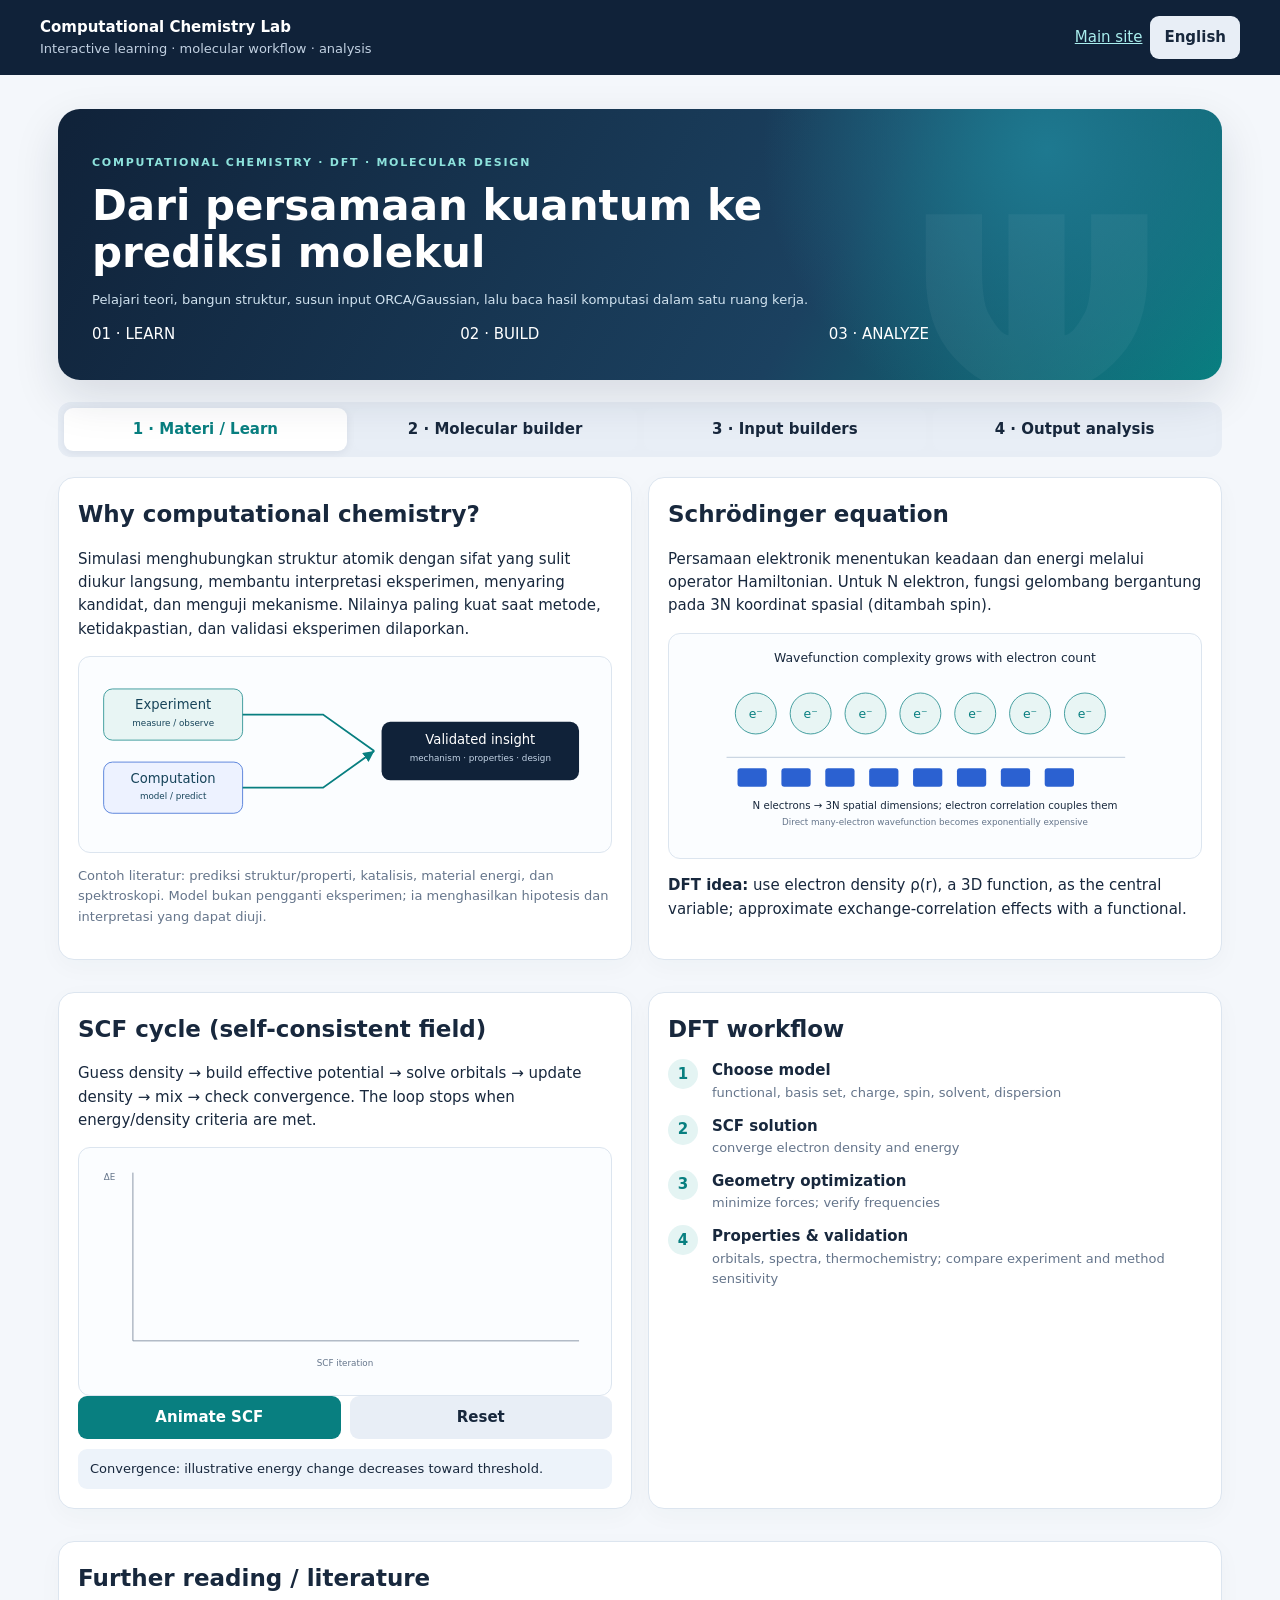
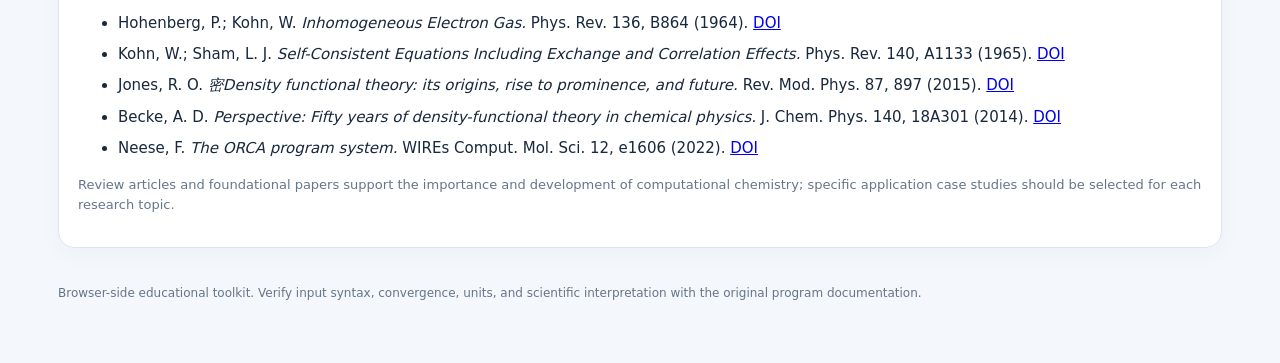
<file: public/cc-lab/index.html>
<!doctype html>
<html lang="id"><head><meta charset="utf-8"><meta name="viewport" content="width=device-width,initial-scale=1"><title>Computational Chemistry Lab</title>
<style>
:root{--bg:#f4f7fb;--card:#fff;--ink:#18283d;--muted:#65758b;--line:#dce5ef;--teal:#087f80;--blue:#2b61d1;--soft:#e8f5f4}
*{box-sizing:border-box}body{margin:0;background:var(--bg);color:var(--ink);font:15px/1.55 system-ui,-apple-system,Segoe UI,sans-serif}header{background:#102239;color:white;padding:16px max(20px,calc((100% - 1200px)/2));display:flex;justify-content:space-between;align-items:center;gap:14px;flex-wrap:wrap}header a{color:#a9eeee}main{max-width:1200px;margin:auto;padding:24px 18px 60px}h1{font-size:clamp(28px,4vw,42px);line-height:1.12;margin:8px 0}h2{font-size:23px;margin:0 0 8px}h3{font-size:17px;margin:0 0 8px}.muted{color:var(--muted);font-size:13px}.nav{display:flex;gap:7px;flex-wrap:wrap;background:#e7edf5;padding:6px;border-radius:13px;margin:20px 0}.nav button{flex:1;min-width:130px}.nav button.active{background:white;color:var(--teal);box-shadow:0 2px 8px #10223912}.panel[hidden]{display:none}.grid{display:grid;grid-template-columns:1fr 1fr;gap:16px}.card{background:var(--card);border:1px solid var(--line);border-radius:16px;padding:19px;margin-bottom:16px;min-width:0}.wide{grid-column:1/-1}.row{display:flex;gap:9px;align-items:center;flex-wrap:wrap}.row>*{flex:1}button,input,select,textarea{font:inherit}button{border:0;border-radius:9px;background:#e8eef6;padding:10px 14px;font-weight:700;cursor:pointer;color:var(--ink)}button.primary{background:var(--teal);color:white}button:disabled{opacity:.45}label{display:block;font-weight:700;font-size:13px;margin:10px 0 5px}input,select,textarea{width:100%;padding:10px;border:1px solid var(--line);border-radius:9px;background:white;color:var(--ink)}textarea{min-height:100px;font-family:ui-monospace,monospace}.status{padding:10px 12px;border-radius:9px;background:#edf3fa;font-size:13px;margin-top:10px;overflow-wrap:anywhere}.status.good{background:var(--soft);color:#075e60}.visual{background:#fbfdff;border:1px solid var(--line);border-radius:12px;padding:10px;min-height:180px;overflow:auto}.visual svg{width:100%;height:auto;max-height:340px}.tabs2{display:flex;gap:8px;flex-wrap:wrap;margin:12px 0}.tabs2 button{font-size:13px}.metrics{display:grid;grid-template-columns:repeat(3,1fr);gap:8px}.metric{border:1px solid var(--line);border-radius:10px;padding:10px}.metric b{display:block;font-size:18px}.metric small{color:var(--muted)}table{border-collapse:collapse;width:100%;font-size:12px}th,td{padding:8px;border-bottom:1px solid var(--line);text-align:left;white-space:nowrap}th{background:#f0f5fa;position:sticky;top:0}.scroll{overflow:auto;max-height:360px}.refs li{margin:8px 0}.step{display:grid;grid-template-columns:34px 1fr;gap:10px;margin:12px 0}.num{width:30px;height:30px;border-radius:50%;background:#e4f4f3;color:#087f80;display:grid;place-items:center;font-weight:800}.lang{display:flex;gap:8px;align-items:center}.footer{font-size:12px;color:var(--muted);margin-top:20px}@media(max-width:760px){.grid{grid-template-columns:1fr}.wide{grid-column:auto}.metrics{grid-template-columns:repeat(2,1fr)}header{align-items:flex-start}}
.hero{position:relative;overflow:hidden;border-radius:22px;padding:34px;margin:10px 0 22px;background:radial-gradient(circle at 85% 15%,#1e7990 0,transparent 28%),linear-gradient(120deg,#102239,#1b4160 65%,#087f80);color:#fff;box-shadow:0 18px 45px #10223920}.hero .muted{color:#d0e2ef}.hero h1{max-width:800px}.hero .eyebrow{letter-spacing:.16em;color:#8de2dc;font-weight:800;font-size:11px}.hero:after{content:'Ψ';position:absolute;right:5%;bottom:-100px;font-size:300px;line-height:1;color:#ffffff0b;font-weight:900;pointer-events:none}.card{box-shadow:0 7px 24px #18324d08;transition:box-shadow .18s}.card:hover{box-shadow:0 12px 30px #18324d12}@media(max-width:760px){.hero{padding:24px}.hero:after{font-size:180px;right:-20px}}
</style></head><body>
<header><div><b>Computational Chemistry Lab</b><div class="muted" style="color:#c2d1e2">Interactive learning · molecular workflow · analysis</div></div><div class="lang"><a href="../index.html">Main site</a><button id="lang">English</button></div></header>
<main><section class="hero"><p class="eyebrow">COMPUTATIONAL CHEMISTRY · DFT · MOLECULAR DESIGN</p><h1 data-id="Dari persamaan kuantum ke prediksi molekul" data-en="From quantum equations to molecular predictions">Dari persamaan kuantum ke prediksi molekul</h1><p class="muted" data-id="Pelajari teori, bangun struktur, susun input ORCA/Gaussian, lalu baca hasil komputasi dalam satu ruang kerja." data-en="Learn theory, build structures, prepare ORCA/Gaussian inputs, and inspect computational results in one workspace.">Pelajari teori, bangun struktur, susun input ORCA/Gaussian, lalu baca hasil komputasi dalam satu ruang kerja.</p><div class="row"><span>01 · LEARN</span><span>02 · BUILD</span><span>03 · ANALYZE</span></div></section>
<nav class="nav"><button class="active" data-panel="learn">1 · Materi / Learn</button><button data-panel="build">2 · Molecular builder</button><button data-panel="inputs">3 · Input builders</button><button data-panel="analyze">4 · Output analysis</button></nav>
<section class="panel" id="learn">
<div class="grid">
<article class="card"><h2>Why computational chemistry?</h2><p>Simulasi menghubungkan struktur atomik dengan sifat yang sulit diukur langsung, membantu interpretasi eksperimen, menyaring kandidat, dan menguji mekanisme. Nilainya paling kuat saat metode, ketidakpastian, dan validasi eksperimen dilaporkan.</p><div class="visual"><svg viewBox="0 0 700 230" role="img" aria-label="Experiment and computation converge"><defs><marker id="arr" markerWidth="8" markerHeight="8" refX="6" refY="3" orient="auto"><path d="M0 0L6 3L0 6" fill="#087f80"/></marker></defs><rect x="20" y="30" width="190" height="70" rx="12" fill="#e8f5f4" stroke="#087f80"/><text x="115" y="58" text-anchor="middle" font-size="18" fill="#17445a">Experiment</text><text x="115" y="80" text-anchor="middle" font-size="12" fill="#17445a">measure / observe</text><rect x="20" y="130" width="190" height="70" rx="12" fill="#edf2ff" stroke="#2b61d1"/><text x="115" y="158" text-anchor="middle" font-size="18" fill="#17445a">Computation</text><text x="115" y="180" text-anchor="middle" font-size="12" fill="#17445a">model / predict</text><path d="M210 65H320L390 115M210 165H320L390 115" fill="none" stroke="#087f80" stroke-width="2.5" marker-end="url(#arr)"/><rect x="400" y="75" width="270" height="80" rx="12" fill="#102239"/><text x="535" y="105" text-anchor="middle" font-size="18" fill="white">Validated insight</text><text x="535" y="128" text-anchor="middle" font-size="12" fill="#c5d5e7">mechanism · properties · design</text></svg></div><p class="muted">Contoh literatur: prediksi struktur/properti, katalisis, material energi, dan spektroskopi. Model bukan pengganti eksperimen; ia menghasilkan hipotesis dan interpretasi yang dapat diuji.</p></article>
<article class="card"><h2>Schrödinger equation</h2><p>Persamaan elektronik menentukan keadaan dan energi melalui operator Hamiltonian. Untuk N elektron, fungsi gelombang bergantung pada 3N koordinat spasial (ditambah spin).</p><div class="visual"><svg viewBox="0 0 700 270"><text x="350" y="25" text-anchor="middle" font-size="17" fill="#18283d">Wavefunction complexity grows with electron count</text><g fill="#e8f5f4" stroke="#087f80"><circle cx="105" cy="95" r="28"/><circle cx="180" cy="95" r="28"/><circle cx="255" cy="95" r="28"/><circle cx="330" cy="95" r="28"/><circle cx="405" cy="95" r="28"/><circle cx="480" cy="95" r="28"/><circle cx="555" cy="95" r="28"/></g><g fill="#087f80" font-size="17" text-anchor="middle"><text x="105" y="101">e⁻</text><text x="180" y="101">e⁻</text><text x="255" y="101">e⁻</text><text x="330" y="101">e⁻</text><text x="405" y="101">e⁻</text><text x="480" y="101">e⁻</text><text x="555" y="101">e⁻</text></g><path d="M65 155H610" stroke="#cbd6e3" stroke-width="2"/><g fill="#2b61d1"><rect x="80" y="170" width="40" height="25" rx="4"/><rect x="140" y="170" width="40" height="25" rx="4"/><rect x="200" y="170" width="40" height="25" rx="4"/><rect x="260" y="170" width="40" height="25" rx="4"/><rect x="320" y="170" width="40" height="25" rx="4"/><rect x="380" y="170" width="40" height="25" rx="4"/><rect x="440" y="170" width="40" height="25" rx="4"/><rect x="500" y="170" width="40" height="25" rx="4"/></g><text x="350" y="225" text-anchor="middle" font-size="14" fill="#18283d">N electrons → 3N spatial dimensions; electron correlation couples them</text><text x="350" y="248" text-anchor="middle" font-size="12" fill="#65758b">Direct many-electron wavefunction becomes exponentially expensive</text></svg></div><p><b>DFT idea:</b> use electron density ρ(r), a 3D function, as the central variable; approximate exchange-correlation effects with a functional.</p></article>
<article class="card"><h2>SCF cycle (self-consistent field)</h2><p>Guess density → build effective potential → solve orbitals → update density → mix → check convergence. The loop stops when energy/density criteria are met.</p><div class="visual"><svg id="scf" viewBox="0 0 700 300" aria-label="SCF convergence graph"><path d="M60 20V250H670" fill="none" stroke="#65758b"/><text x="20" y="30" font-size="12" fill="#65758b">ΔE</text><text x="350" y="285" text-anchor="middle" font-size="12" fill="#65758b">SCF iteration</text><path id="scfline" d="" fill="none" stroke="#087f80" stroke-width="3"/><g id="scfpoints"></g></svg></div><div class="row"><button id="scfRun" class="primary">Animate SCF</button><button id="scfReset">Reset</button></div><div id="scfText" class="status">Convergence: illustrative energy change decreases toward threshold.</div></article>
<article class="card"><h2>DFT workflow</h2><div class="step"><span class="num">1</span><div><b>Choose model</b><div class="muted">functional, basis set, charge, spin, solvent, dispersion</div></div></div><div class="step"><span class="num">2</span><div><b>SCF solution</b><div class="muted">converge electron density and energy</div></div></div><div class="step"><span class="num">3</span><div><b>Geometry optimization</b><div class="muted">minimize forces; verify frequencies</div></div></div><div class="step"><span class="num">4</span><div><b>Properties & validation</b><div class="muted">orbitals, spectra, thermochemistry; compare experiment and method sensitivity</div></div></div></article>
<article class="card wide"><h2>Further reading / literature</h2><ul class="refs"><li>Hohenberg, P.; Kohn, W. <i>Inhomogeneous Electron Gas.</i> Phys. Rev. 136, B864 (1964). <a href="https://doi.org/10.1103/PhysRev.136.B864" target="_blank">DOI</a></li><li>Kohn, W.; Sham, L. J. <i>Self-Consistent Equations Including Exchange and Correlation Effects.</i> Phys. Rev. 140, A1133 (1965). <a href="https://doi.org/10.1103/PhysRev.140.A1133" target="_blank">DOI</a></li><li>Jones, R. O. <i>密Density functional theory: its origins, rise to prominence, and future.</i> Rev. Mod. Phys. 87, 897 (2015). <a href="https://doi.org/10.1103/RevModPhys.87.897" target="_blank">DOI</a></li><li>Becke, A. D. <i>Perspective: Fifty years of density-functional theory in chemical physics.</i> J. Chem. Phys. 140, 18A301 (2014). <a href="https://doi.org/10.1063/1.4869598" target="_blank">DOI</a></li><li>Neese, F. <i>The ORCA program system.</i> WIREs Comput. Mol. Sci. 12, e1606 (2022). <a href="https://doi.org/10.1002/wcms.1606" target="_blank">DOI</a></li></ul><p class="muted">Review articles and foundational papers support the importance and development of computational chemistry; specific application case studies should be selected for each research topic.</p></article>
</div></section>
<section class="panel" id="build" hidden><div class="card"><h2>Molecular builder</h2><p>Gunakan molecular workbench yang telah ada untuk SMILES, 2D/3D, dan pre-optimization. Setelah struktur siap, kembali ke tab Input builders untuk membuat input.</p><div class="row"><a href="../rdkit-workbench.html" target="_blank"><button class="primary">Open RDKit Molecular Workbench ↗</button></a><a href="../molecular-builder.html" target="_blank"><button>Open Visual Builder ↗</button></a></div><p class="status">Alur: buat/optimasi struktur → unduh XYZ → unggah XYZ di tab Input builders. Integrasi transfer koordinat lintas halaman belum otomatis.</p></div></section>
<section class="panel" id="inputs" hidden><div class="grid"><article class="card"><h2>Coordinates</h2><label>XYZ file / paste XYZ</label><input type="file" id="xyzfile" accept=".xyz,.sdf,.mol"><textarea id="xyz" placeholder="24&#10;Molecule&#10;C 0.0 0.0 0.0"></textarea><div class="row"><label>Charge<input id="charge" type="number" value="0"></label><label>Multiplicity<input id="mult" type="number" value="1"></label></div></article><article class="card"><h2>ORCA input</h2><div class="row"><label>Method<input id="omethod" value="B3LYP"></label><label>Basis<input id="obasis" value="def2-TZVP"></label></div><div class="row"><label>Task<select id="otask"><option>Opt Freq</option><option>Opt</option><option>SP</option><option>Freq</option><option>TDDFT</option></select></label><label>Solvent<select id="osolv"><option value="">None</option><option>Water</option><option>Acetonitrile</option><option>Ethanol</option><option>DMSO</option><option>Toluene</option></select></label></div><label>Extra keywords</label><input id="oextra" placeholder="TightSCF D4 RIJCOSX"><button class="primary" id="makeorca">Generate ORCA input</button><textarea id="orcaout" spellcheck="false"></textarea><button id="saveorca">Download .inp</button></article><article class="card"><h2>Gaussian input</h2><div class="row"><label>Method / basis<input id="gmethod" value="B3LYP/6-31G(d)"></label><label>Task<select id="gtask"><option>Opt Freq</option><option>Opt</option><option>SP</option><option>Freq</option><option>TD(NStates=20)</option></select></label></div><label>Route additions</label><input id="gextra" placeholder="SCRF=(Solvent=Water) EmpiricalDispersion=GD3BJ"><label>Title</label><input id="gtitle" value="Generated by Computational Chemistry Lab"><button class="primary" id="makegauss">Generate Gaussian input</button><textarea id="gaussout" spellcheck="false"></textarea><button id="savegauss">Download .gjf</button></article><article class="card"><h2>Workflow notes</h2><ul><li>Check charge and multiplicity.</li><li>Choose method/basis appropriate to the system.</li><li>Solvent and dispersion are optional; confirm syntax for your software version.</li><li>Review generated input before submitting to workstation/HPC.</li></ul></article></div></section>
<section class="panel" id="analyze" hidden><div class="card"><h2>Output analysis</h2><p>Upload ORCA .out/.log or Gaussian .log/.out. Parsing is local in this browser; unsupported or absent properties are reported as unavailable rather than fabricated.</p><input type="file" id="outfiles" multiple accept=".out,.log,.txt,.molden,.molden.input,.cube,.fchk,.fch"><div class="status" id="parseStatus">Awaiting output file.</div></div><div class="grid" id="results" hidden><article class="card"><h2>Job summary</h2><div class="metrics" id="summary"></div></article><article class="card"><h2>Frequency check</h2><div id="freq"></div><div class="visual" id="freqplot"></div></article><article class="card"><h2>Optimized geometry</h2><div class="scroll" id="geom"></div><p class="muted">Coordinates parsed from final orientation. 3D rendering requires supported coordinate viewer; this report displays geometry table.</p></article><article class="card"><h2>HOMO / LUMO & gap</h2><div class="visual" id="levels"></div><div class="status">Orbital isosurfaces require Molden, cube, or formatted checkpoint data with grid values. Orbital energies may be read from output when present.</div></article><article class="card"><h2>Electrochemical descriptors</h2><div class="scroll" id="electro"></div><p class="muted">IP/EA require ΔSCF charged-state energies or validated orbital approximation. Not inferred if absent.</p></article><article class="card"><h2>TD-DFT absorption</h2><div class="visual" id="spectrum"></div><div class="scroll" id="transitions"></div></article><article class="card wide"><h2>Parsed data</h2><pre id="raw" style="white-space:pre-wrap;overflow-wrap:anywhere;font-size:12px"></pre></article></div></section>
<div class="footer">Browser-side educational toolkit. Verify input syntax, convergence, units, and scientific interpretation with the original program documentation.</div></main>
<script>
const $=id=>document.getElementById(id);let lang='id',xyzText='',currentFile='';
document.querySelectorAll('.nav button').forEach(b=>b.onclick=()=>{document.querySelectorAll('.nav button').forEach(x=>x.classList.toggle('active',x===b));document.querySelectorAll('.panel').forEach(p=>p.hidden=p.id!==b.dataset.panel)});
$('lang').onclick=()=>{lang=lang==='id'?'en':'id';$('lang').textContent=lang==='id'?'English':'Bahasa Indonesia';document.documentElement.lang=lang;document.querySelectorAll('[data-id]').forEach(e=>e.textContent=e.dataset[lang])};
$('xyzfile').onchange=async e=>{let f=e.target.files[0];if(!f)return;let t=await f.text();$('xyz').value=t;xyzText=t};
$('makeorca').onclick=()=>{let coords=$('xyz').value.trim();let task=$('otask').value;let keywords=task==='TDDFT'?'! '+$('omethod').value+' '+$('obasis').value+' TightSCF\n%tddft nroots 20 end': '! '+$('omethod').value+' '+$('obasis').value+' '+(task==='Opt Freq'?'Opt Freq':task)+' TightSCF';if($('oextra').value.trim())keywords+=' '+$('oextra').value.trim();if($('osolv').value)keywords+='\n%cpcm\n smd true\n SMDsolvent "'+$('osolv').value+'"\nend';$('orcaout').value=keywords+'\n%pal nprocs 8 end\n%maxcore 2000\n* xyz '+$('charge').value+' '+$('mult').value+'\n'+coords+'\n*\n'};
$('makegauss').onclick=()=>{$('gaussout').value='%chk=job.chk\n%mem=8GB\n%nprocshared=8\n#p '+$('gmethod').value+' '+$('gtask').value+' '+$('gextra').value+'\n\n'+$('gtitle').value+'\n\n'+$('charge').value+' '+$('mult').value+'\n'+$('xyz').value.trim()+'\n\n'};
function download(id,name,ext){let t=$(id).value;if(!t.trim()){alert('Generate content first');return}let a=document.createElement('a');a.href=URL.createObjectURL(new Blob([t],{type:'text/plain'}));a.download=name+ext;a.click();URL.revokeObjectURL(a.href)}
$('saveorca').onclick=()=>download('orcaout','job','.inp');$('savegauss').onclick=()=>download('gaussout','job','.gjf');
$('outfiles').onchange=async e=>{let files=[...e.target.files];if(!files.length)return;let parsed={};for(let f of files){let t=await f.text();let ext=f.name.toLowerCase();if(ext.includes('molden')||ext.endsWith('.cube')||ext.endsWith('.fchk')){parsed[f.name]='File received ('+f.size+' bytes). Grid/orbital rendering is not yet implemented in this browser module.';continue}parsed[f.name]=parseOutput(t,ext)}renderResults(parsed)};
function parseOutput(t,ext){let res={file:ext,program:/ORCA/i.test(t)?'ORCA':/Gaussian/i.test(t)?'Gaussian':'Unknown',normal:/ORCA TERMINATED NORMALLY|Normal termination of Gaussian/i.test(t),energies:[...t.matchAll(/(?:FINAL SINGLE POINT ENERGY|SCF Done:\s+E\([^)]*\))\s*[:=]?\s*(-?\d+\.\d+)/g)].map(m=>+m[1]),freq:[...t.matchAll(/(?:Frequency:\s*|\s)(-?\d+\.\d+)\s+(-?\d+\.\d+)\s+(-?\d+\.\d+)/g)].map(m=>[+m[1],+m[2],+m[3]]).flat(),homo:null,lumo:null,trans:[],geometry:[]};let occ=[...t.matchAll(/(?:HOMO|Highest occupied molecular orbital)[^\n]*?(-?\d+\.\d+)\s*(?:eV|Eh)?/ig)];if(occ.length)res.homo=+occ.at(-1)[1];let un=[...t.matchAll(/(?:LUMO|Lowest unoccupied molecular orbital)[^\n]*?(-?\d+\.\d+)\s*(?:eV|Eh)?/ig)];if(un.length)res.lumo=+un.at(-1)[1];res.trans=[...t.matchAll(/(?: ರಾಜ್ಯ|STATE\s+\d+|Excited State\s+\d+:).*?(\d+\.\d+)\s*eV.*?(?:f=|oscillator strength\s*)\s*(\d+\.\d+)/gi)].map(m=>({ev:+m[1],f:+m[2]}));let lines=t.split(/\r?\n/);let idx=-1;for(let i=0;i<lines.length;i++)if(/CARTESIAN COORDINATES \(ANGSTROEM\)|Standard orientation:|Input orientation:/.test(lines[i]))idx=i;if(idx>=0){let rows=[];if(/orientation:/.test(lines[idx])){let dash=0;for(let j=idx+1;j<lines.length;j++){if(lines[j].includes('-----')){dash++;if(dash===3){for(let k=j+1;k<lines.length&&!lines[k].includes('-----');k++){let a=lines[k].trim().split(/\s+/);if(a.length>=6&&/^\d+$/.test(a[0]))rows.push({atom:a[1],x:+a[3],y:+a[4],z:+a[5]})}break}}}else{for(let j=idx+1;j<lines.length&&j<idx+100;j++){let a=lines[j].trim().split(/\s+/);if(a.length>=4&&/^[A-Z][a-z]?$/.test(a[0]))rows.push({atom:a[0],x:+a[1],y:+a[2],z:+a[3]})}}res.geometry=rows}return res}
function renderResults(data){$('results').hidden=false;$('parseStatus').textContent='Parsed '+Object.keys(data).length+' file(s). Check each section for available data.';$('summary').innerHTML=Object.entries(data).map(([n,r])=>'<div class="metric"><small>'+n+'</small><b>'+r.program+'</b><small>'+(r.normal?'Normal termination':'Termination not confirmed')+'</small></div>').join('');let all=Object.values(data).flatMap(r=>r.freq||[]);$('freq').textContent=all.length?(all.filter(x=>x<0).length+' imaginary frequency value(s) detected; '+all.length+' values parsed. Verify complete frequency list.'):'Frequency data not detected.';$('freqplot').innerHTML=all.length?'<svg viewBox="0 0 600 160"><path d="M20 80H580" stroke="#9aa9bb"/>'+all.map((v,i)=>'<circle cx="'+(30+i*540/Math.max(1,all.length-1))+'" cy="'+(80-Math.max(-60,Math.min(60,v/10)) )+'" r="4" fill="'+(v<0?'#d45b52':'#087f80')+'"/>').join('')+'</svg>':'—';let geom=Object.values(data).find(r=>r.geometry?.length)?.geometry||[];$('geom').innerHTML=geom.length?'<table><tr><th>Atom</th><th>x Å</th><th>y Å</th><th>z Å</th></tr>'+geom.map(a=>'<tr><td>'+a.atom+'</td><td>'+a.x.toFixed(5)+'</td><td>'+a.y.toFixed(5)+'</td><td>'+a.z.toFixed(5)+'</td></tr>').join('')+'</table>':'Geometry not detected.';let orb=Object.values(data).find(r=>r.homo!==null||r.lumo!==null)||{};$('levels').innerHTML=orb.homo!==null||orb.lumo!==null?'<svg viewBox="0 0 500 180"><path d="M30 150H470" stroke="#9aa9bb"/><line x1="100" y1="110" x2="400" y2="110" stroke="#2b61d1" stroke-width="6"/><line x1="100" y1="45" x2="400" y2="45" stroke="#087f80" stroke-width="6"/><text x="250" y="100" text-anchor="middle" font-size="14">HOMO '+orb.homo+'</text><text x="250" y="35" text-anchor="middle" font-size="14">LUMO '+orb.lumo+'</text><text x="250" y="170" text-anchor="middle" font-size="14">Gap: '+(orb.homo!==null&&orb.lumo!==null?(orb.lumo-orb.homo).toFixed(3)+' (reported units)':'—')+'</text></svg>':'Orbital energies not detected.';$('electro').innerHTML='<table><tr><th>Parameter</th><th>Value</th><th>Method</th></tr><tr><td>IP</td><td>—</td><td>Requires E(N−1)−E(N)</td></tr><tr><td>EA</td><td>—</td><td>Requires E(N)−E(N+1)</td></tr><tr><td>Hardness</td><td>—</td><td>(IP−EA)/2</td></tr><tr><td>Electrophilicity</td><td>—</td><td>Requires μ and η</td></tr></table>';$('transitions').innerHTML=Object.values(data).some(r=>r.trans?.length)?'<table><tr><th>Excitation eV</th><th>Oscillator strength</th></tr>'+Object.values(data).flatMap(r=>r.trans).map(x=>'<tr><td>'+x.ev+'</td><td>'+x.f+'</td></tr>').join('')+'</table>':'TD-DFT transitions not detected.';let tr=Object.values(data).flatMap(r=>r.trans||[]);$('spectrum').innerHTML=tr.length?'<svg viewBox="0 0 600 200"><path d="M30 170H580M30 20V170" stroke="#9aa9bb"/>'+tr.map(x=>{let nm=1240/x.ev;return '<line x1="'+(30+(nm-200)*1.2)+'" y1="170" x2="'+(30+(nm-200)*1.2)+'" y2="'+(170-x.f*1000)+'" stroke="#087f80" stroke-width="3"/>'}).join('')+'<text x="300" y="195" text-anchor="middle" font-size="12">Wavelength (nm, approximate)</text></svg>':'No parsed spectrum.';$('raw').textContent=JSON.stringify(data,null,2)}
// SCF illustrative convergence graph
function drawSCF(n=0){let vals=Array.from({length:18},(_,i)=>Math.exp(-i*.42)*(1+.16*Math.sin(i*1.7)));let path=vals.map((v,i)=>(i?'L':'M')+(60+i*35)+','+(235-v*190)).join(' ');$('scfline').setAttribute('d',path);$('scfpoints').innerHTML=vals.map((v,i)=>'<circle cx="'+(60+i*35)+'" cy="'+(235-v*190)+'" r="4" fill="#087f80"/>').join('');$('scfText').textContent=n?'Illustrative SCF iteration '+n+': density and energy change approach convergence.':'Convergence: illustrative energy change decreases toward threshold.'}drawSCF();$('scfRun').onclick=()=>{drawSCF(1);$('scfText').textContent='SCF loop: guess density → solve KS equations → update density → mix → test convergence (illustrative).'};$('scfReset').onclick=()=>drawSCF();
</script></body></html>
</file>
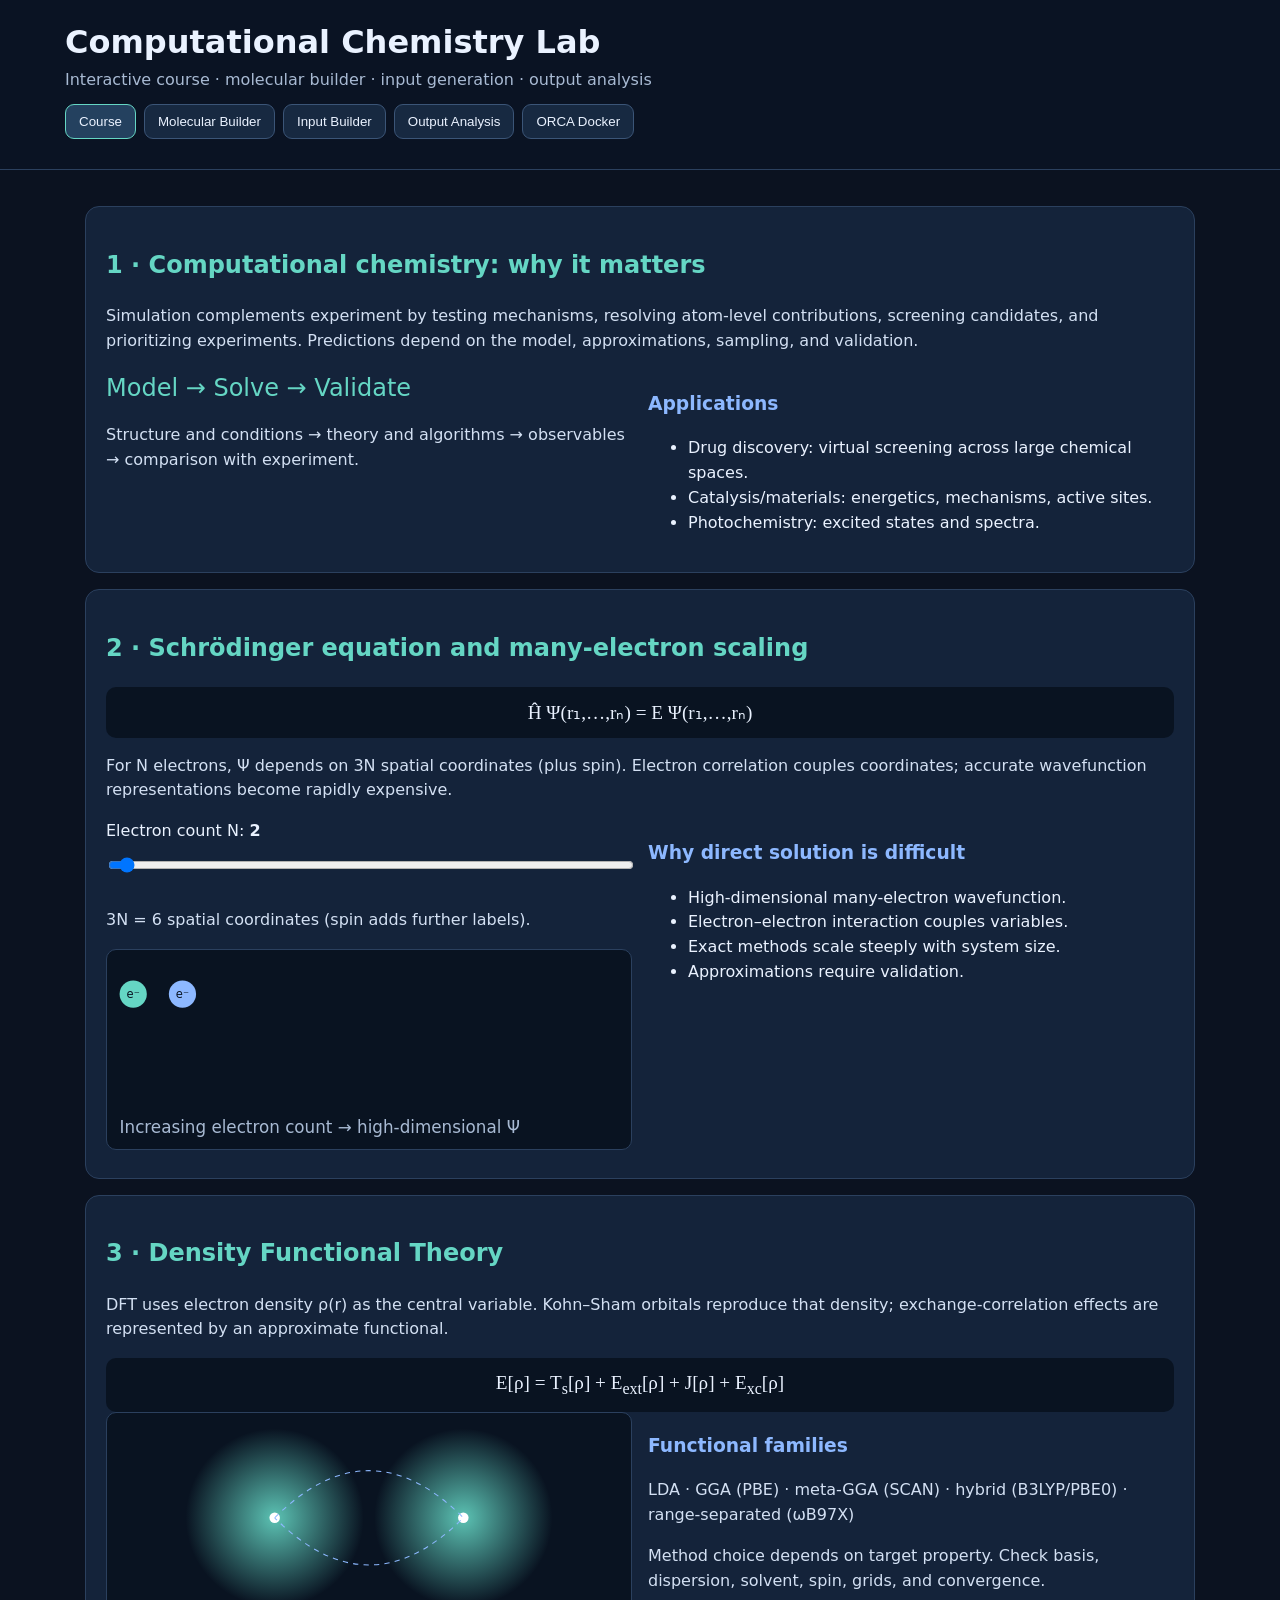
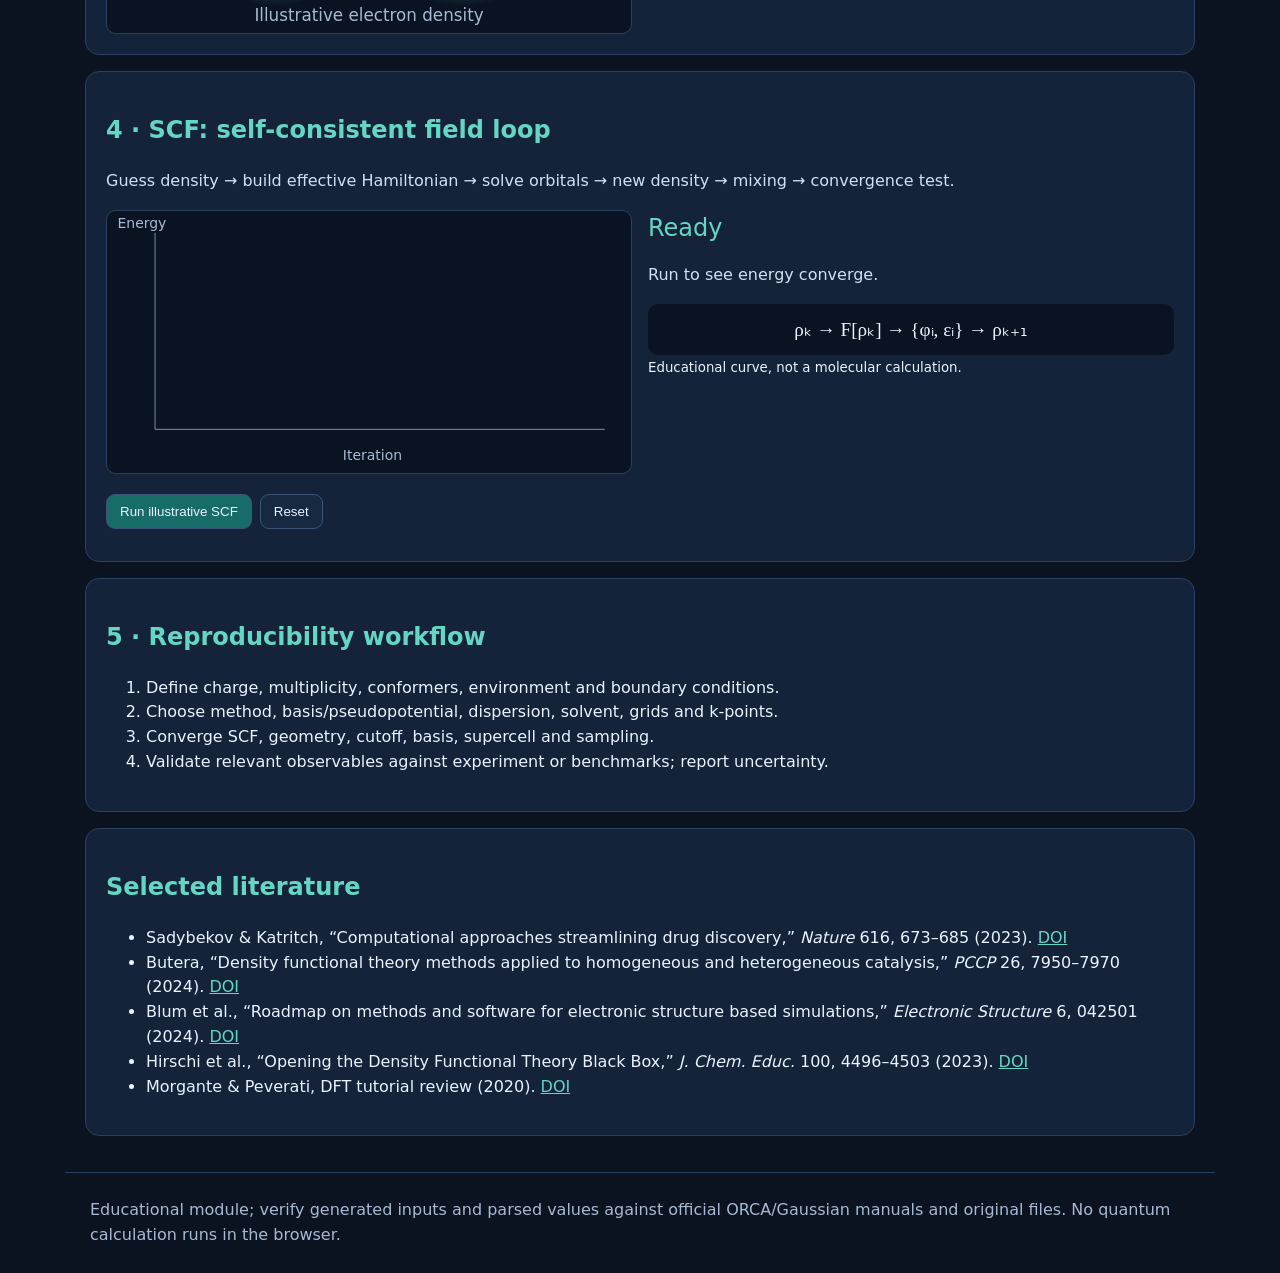
<file: public/computational-chemistry-lab.html>
<!doctype html><html lang="id"><meta charset="utf-8"><meta name="viewport" content="width=device-width,initial-scale=1"><title>Computational Chemistry Lab</title>
<style>
:root{--bg:#0b1220;--p:#14233a;--ink:#eaf2ff;--mut:#a8bad3;--a:#65d6c4;--b:#8db8ff;--line:#2b405e}*{box-sizing:border-box}body{margin:0;background:var(--bg);color:var(--ink);font:16px/1.55 system-ui}header{position:sticky;top:0;background:#0b1424ee;padding:18px;border-bottom:1px solid var(--line);z-index:2}header>div,main{max-width:1150px;margin:auto}h1{margin:0}h2{color:var(--a)}h3{color:var(--b)}p{color:#d3e0f3}nav,.actions{display:flex;gap:8px;flex-wrap:wrap;margin:12px 0}button,.tab{background:#172941;color:var(--ink);border:1px solid #3b5577;border-radius:9px;padding:9px 13px;cursor:pointer}button:hover,.active{background:#24415f;border-color:var(--a)}.primary{background:#176b69}.page{padding:20px}.hidden{display:none!important}.panel{background:var(--p);border:1px solid var(--line);border-radius:14px;padding:20px;margin:16px 0}.grid{display:grid;grid-template-columns:repeat(auto-fit,minmax(260px,1fr));gap:16px}.field{display:grid;gap:5px;margin:10px 0}.field label{color:var(--mut)}input,select,textarea{width:100%;padding:10px;background:#091321;color:var(--ink);border:1px solid #38516f;border-radius:8px}textarea{min-height:115px;font-family:monospace}.chart,.molecule{width:100%;background:#091321;border:1px solid var(--line);border-radius:10px}.eq,pre{background:#091321;border-radius:10px;padding:14px;overflow:auto}.eq{text-align:center;font:1.2rem Georgia}.kpi{font-size:1.5rem;color:var(--a)}.muted{color:var(--mut)}.notice{border-left:4px solid #ffd27a;padding:10px;background:#2b2518;color:#ffe7b3}.tablewrap{overflow:auto}table{border-collapse:collapse;width:100%;min-width:500px}td,th{text-align:left;padding:8px;border-bottom:1px solid var(--line)}th{color:var(--b)}a{color:var(--a)}footer{padding:25px;color:var(--mut);border-top:1px solid var(--line)}
</style><body><header><div><h1>Computational Chemistry Lab</h1><span class="muted">Interactive course · molecular builder · input generation · output analysis</span><nav id="nav"></nav></div></header><main>
<section id="course" class="page"><div class="panel"><h2>1 · Computational chemistry: why it matters</h2><p>Simulation complements experiment by testing mechanisms, resolving atom-level contributions, screening candidates, and prioritizing experiments. Predictions depend on the model, approximations, sampling, and validation.</p><div class="grid"><div><div class="kpi">Model → Solve → Validate</div><p>Structure and conditions → theory and algorithms → observables → comparison with experiment.</p></div><div><h3>Applications</h3><ul><li>Drug discovery: virtual screening across large chemical spaces.</li><li>Catalysis/materials: energetics, mechanisms, active sites.</li><li>Photochemistry: excited states and spectra.</li></ul></div></div></div>
<div class="panel"><h2>2 · Schrödinger equation and many-electron scaling</h2><div class="eq">Ĥ Ψ(r₁,…,rₙ) = E Ψ(r₁,…,rₙ)</div><p>For N electrons, Ψ depends on 3N spatial coordinates (plus spin). Electron correlation couples coordinates; accurate wavefunction representations become rapidly expensive.</p><div class="grid"><div><label>Electron count N: <b id="neLabel">2</b></label><input id="ne" type="range" min="2" max="30" step="2" value="2"><p id="dimText"></p><svg id="electronViz" class="chart" viewBox="0 0 500 190"></svg></div><div><h3>Why direct solution is difficult</h3><ul><li>High-dimensional many-electron wavefunction.</li><li>Electron–electron interaction couples variables.</li><li>Exact methods scale steeply with system size.</li><li>Approximations require validation.</li></ul></div></div></div>
<div class="panel"><h2>3 · Density Functional Theory</h2><p>DFT uses electron density ρ(r) as the central variable. Kohn–Sham orbitals reproduce that density; exchange-correlation effects are represented by an approximate functional.</p><div class="eq">E[ρ] = T<sub>s</sub>[ρ] + E<sub>ext</sub>[ρ] + J[ρ] + E<sub>xc</sub>[ρ]</div><div class="grid"><svg class="chart" viewBox="0 0 500 210"><defs><radialGradient id="d"><stop stop-color="#65d6c4" stop-opacity=".9"/><stop offset="1" stop-color="#65d6c4" stop-opacity="0"/></radialGradient></defs><circle cx="160" cy="100" r="85" fill="url(#d)"/><circle cx="340" cy="100" r="85" fill="url(#d)"/><circle cx="160" cy="100" r="5" fill="white"/><circle cx="340" cy="100" r="5" fill="white"/><path d="M160 100Q250 10 340 100Q250 190 160 100" fill="none" stroke="#8db8ff" stroke-dasharray="5 5"/><text x="250" y="198" text-anchor="middle" fill="#a8bad3">Illustrative electron density</text></svg><div><h3>Functional families</h3><p>LDA · GGA (PBE) · meta-GGA (SCAN) · hybrid (B3LYP/PBE0) · range-separated (ωB97X)</p><p>Method choice depends on target property. Check basis, dispersion, solvent, spin, grids, and convergence.</p></div></div></div>
<div class="panel"><h2>4 · SCF: self-consistent field loop</h2><p>Guess density → build effective Hamiltonian → solve orbitals → new density → mixing → convergence test.</p><div class="grid"><div><svg id="scfChart" class="chart" viewBox="0 0 600 300"></svg><div class="actions"><button id="scfRun" class="primary">Run illustrative SCF</button><button id="scfReset">Reset</button></div></div><div><div id="scfStep" class="kpi">Ready</div><p id="scfExplain">Run to see energy converge.</p><div class="eq">ρₖ → F[ρₖ] → {φᵢ, εᵢ} → ρₖ₊₁</div><small>Educational curve, not a molecular calculation.</small></div></div></div>
<div class="panel"><h2>5 · Reproducibility workflow</h2><ol><li>Define charge, multiplicity, conformers, environment and boundary conditions.</li><li>Choose method, basis/pseudopotential, dispersion, solvent, grids and k-points.</li><li>Converge SCF, geometry, cutoff, basis, supercell and sampling.</li><li>Validate relevant observables against experiment or benchmarks; report uncertainty.</li></ol></div>
<div class="panel"><h2>Selected literature</h2><ul><li>Sadybekov & Katritch, “Computational approaches streamlining drug discovery,” <i>Nature</i> 616, 673–685 (2023). <a href="https://doi.org/10.1038/s41586-023-05905-z">DOI</a></li><li>Butera, “Density functional theory methods applied to homogeneous and heterogeneous catalysis,” <i>PCCP</i> 26, 7950–7970 (2024). <a href="https://doi.org/10.1039/D4CP00266K">DOI</a></li><li>Blum et al., “Roadmap on methods and software for electronic structure based simulations,” <i>Electronic Structure</i> 6, 042501 (2024). <a href="https://doi.org/10.1088/2516-1075/ad48ec">DOI</a></li><li>Hirschi et al., “Opening the Density Functional Theory Black Box,” <i>J. Chem. Educ.</i> 100, 4496–4503 (2023). <a href="https://doi.org/10.1021/acs.jchemed.3c00535">DOI</a></li><li>Morgante & Peverati, DFT tutorial review (2020). <a href="https://doi.org/10.1002/qua.26332">DOI</a></li></ul></div></section>
<section id="builder" class="page hidden"><div class="panel"><h2>Molecular builder</h2><p class="notice">Standalone coordinate editor and 2D preview. For chemistry-aware SMILES, stereochemistry, force-field pre-optimization and PubChem lookup, link this page to your RDKit Workbench or bundle RDKit.js.</p><div class="grid"><div><div class="field"><label>SMILES reference</label><input id="smiles" placeholder="c1ccccc1"></div><div class="field"><label>Atoms: element x y z (one per line)</label><textarea id="atoms">C 0 0 0
C 1.4 0 0
C 2.1 1.212 0
C 1.4 2.424 0
C 0 2.424 0
C -0.7 1.212 0</textarea></div><div class="field"><label>Bonds: atom1 atom2 order (1-based)</label><textarea id="bonds">1 2 1.5
2 3 1.5
3 4 1.5
4 5 1.5
5 6 1.5
6 1 1.5</textarea></div><div class="actions"><button id="drawMol">Render</button><button id="exportXYZ">Export XYZ</button><button id="resetMol">Reset</button></div></div><div><svg id="molSvg" class="molecule" viewBox="0 0 600 360"></svg><p id="molStatus" class="muted"></p></div></div></div></section>
<section id="inputs" class="page hidden"><div class="panel"><h2>ORCA / Gaussian input builder</h2><div class="grid"><div><h3>Structure</h3><div class="field"><label>Charge</label><input id="charge" type="number" value="0"></div><div class="field"><label>Multiplicity</label><input id="mult" type="number" value="1"></div><div class="field"><label>XYZ coordinates</label><textarea id="coordInput"></textarea></div></div><div><h3>Calculation</h3><div class="field"><label>Functional/method</label><input id="method" value="B3LYP"></div><div class="field"><label>Basis set</label><input id="basis" value="def2-SVP"></div><div class="field"><label>Task</label><select id="task"><option value="opt">Optimization</option><option value="freq">Frequency</option><option value="sp">Single point</option><option value="tddft">TD-DFT</option></select></div><div class="field"><label>Solvent (optional)</label><input id="solvent" placeholder="water"></div><div class="field"><label>Memory MB</label><input id="mem" value="4000"></div><div class="field"><label>Parallel cores</label><input id="nprocs" value="8"></div><div class="field"><label>TD roots</label><input id="roots" value="10"></div><div class="field"><label>Job name</label><input id="job" value="molecule"></div></div></div><div class="actions"><button id="makeOrca" class="primary">Build ORCA</button><button id="makeG16" class="primary">Build Gaussian</button><button id="downloadInput">Download input</button></div><pre id="inputOut">Generated input appears here.</pre></div></section>
<section id="analysis" class="page hidden"><div class="panel"><h2>Output analysis</h2><p>Upload ORCA/Gaussian text outputs. Parser extracts common patterns only; inspect original output for completeness. HOMO/LUMO surfaces require volumetric cube data; Molden alone is not rendered as an isosurface in this version.</p><div class="field"><label>Output .out/.log</label><input id="outFile" type="file" accept=".out,.log,.txt"></div><div class="field"><label>Optional Molden file</label><input id="moldenFile" type="file" accept=".molden,.input"></div><div class="field"><label>Optional TD-DFT output</label><input id="tdFile" type="file" accept=".out,.log,.txt,.csv"></div><button id="parseFiles" class="primary">Analyze</button><div id="results"></div></div></section>
<section id="docker" class="page hidden"><div class="panel"><h2>ORCA Docker / container workflow</h2><p>Containerization improves reproducibility; Docker is not a separate quantum method. Use only an authorized ORCA image/license.</p><pre>docker run --rm -it \
  -v "$PWD:/work" -w /work \
  &lt;authorized-orca-image&gt; \
  orca molecule.inp &gt; molecule.out</pre><ul><li>Pin image tag/digest and record ORCA version.</li><li>Mount writable working directory.</li><li>Align CPU/memory limits with PAL and maxcore.</li><li>Preserve input, output, restart files, and environment metadata.</li><li>Never commit license credentials to a public repository.</li></ul><p class="notice">Image name and license arrangement depend on your institution's deployment.</p></div></section>
<footer>Educational module; verify generated inputs and parsed values against official ORCA/Gaussian manuals and original files. No quantum calculation runs in the browser.</footer></main>
<script>
const $=id=>document.getElementById(id),pages=[["course","Course"],["builder","Molecular Builder"],["inputs","Input Builder"],["analysis","Output Analysis"],["docker","ORCA Docker"]];
$("nav").innerHTML=pages.map(([id,n],i)=>`<button class="tab ${i===0?"active":""}" data-page="${id}">${n}</button>`).join("");document.querySelectorAll("[data-page]").forEach(b=>b.onclick=()=>{document.querySelectorAll(".page").forEach(s=>s.classList.toggle("hidden",s.id!==b.dataset.page));document.querySelectorAll(".tab").forEach(x=>x.classList.toggle("active",x===b));});
function electron(){let n=+$("ne").value;$("neLabel").textContent=n;$("dimText").textContent=`3N = ${3*n} spatial coordinates (spin adds further labels).`;let dots=Array.from({length:n},(_,i)=>{let x=25+i%10*47,y=42+Math.floor(i/10)*55;return `<circle cx="${x}" cy="${y}" r="13" fill="${i%2?"#8db8ff":"#65d6c4"}"/><text x="${x}" y="${y+4}" text-anchor="middle" font-size="11" fill="#091321">e⁻</text>`}).join("");$("electronViz").innerHTML=dots+`<text x="12" y="175" fill="#a8bad3">Increasing electron count → high-dimensional Ψ</text>`;}$("ne").oninput=electron;electron();
let data=[],timer;function chart(){let pts=data.map((v,i)=>`${55+i*48},${245-(v+75)*5}`).join(" ");$("scfChart").innerHTML=`<line x1="55" y1="25" x2="55" y2="250" stroke="#8aa2bf"/><line x1="55" y1="250" x2="570" y2="250" stroke="#8aa2bf"/><polyline points="${pts}" fill="none" stroke="#65d6c4" stroke-width="3"/>${data.map((v,i)=>`<circle cx="${55+i*48}" cy="${245-(v+75)*5}" r="4" fill="#8db8ff"/>`).join("")}<text x="12" y="20" fill="#a8bad3">Energy</text><text x="270" y="285" fill="#a8bad3">Iteration</text>`;}$("scfRun").onclick=()=>{clearInterval(timer);data=[];let i=0;timer=setInterval(()=>{data.push(-75-1.4*Math.exp(-i/2)+.08*Math.exp(-i/2)*Math.cos(2*i));chart();$("scfStep").textContent=`Iteration ${i+1}`;$("scfExplain").textContent=`Updated density; illustrative E = ${data.at(-1).toFixed(6)}.`;if(++i===10){clearInterval(timer);$("scfStep").textContent="Converged";}},350);};$("scfReset").onclick=()=>{clearInterval(timer);data=[];chart();$("scfStep").textContent="Ready";};chart();
const a0=$("atoms").value,b0=$("bonds").value;function atoms(){return $("atoms").value.trim().split(/\n+/).map(x=>x.trim().split(/\s+/)).filter(x=>x.length>=4).map(x=>({el:x[0],x:+x[1],y:+x[2],z:+x[3]}));}function bonds(){return $("bonds").value.trim().split(/\n+/).map(x=>x.trim().split(/\s+/).map(Number)).filter(x=>x.length>=3);}function xyz(){let a=atoms();return `${a.length}\nGenerated by Computational Chemistry Lab\n`+a.map(x=>`${x.el} ${x.x} ${x.y} ${x.z}`).join("\n");}function render(){let a=atoms(),b=bonds(),xs=a.map(x=>x.x),ys=a.map(x=>x.y),sx=480/(Math.max(...xs)-Math.min(...xs)||1),sy=260/(Math.max(...ys)-Math.min(...ys)||1),s=Math.min(sx,sy),p=a.map(x=>({x:300+(x.x-(Math.min(...xs)+Math.max(...xs))/2)*s,y:180-(x.y-(Math.min(...ys)+Math.max(...ys))/2)*s}));$("molSvg").innerHTML=b.map(([i,j,o])=>p[i-1]&&p[j-1]?`<line x1="${p[i-1].x}" y1="${p[i-1].y}" x2="${p[j-1].x}" y2="${p[j-1].y}" stroke="#a8bad3" stroke-width="${o>1?4:2}"/>`:"").join("")+a.map((x,i)=>`<circle cx="${p[i].x}" cy="${p[i].y}" r="15" fill="${({C:"#293e5b",N:"#315b9a",O:"#a34252"})[x.el]||"#367c72"}" stroke="white"/><text x="${p[i].x}" y="${p[i].y+5}" text-anchor="middle" fill="white">${x.el}</text>`).join("");$("molStatus").textContent=`${a.length} atoms · ${b.length} bonds · 2D projection`;}$("drawMol").onclick=()=>{render();$("coordInput").value=xyz();};render();$("resetMol").onclick=()=>{$("atoms").value=a0;$("bonds").value=b0;render();};function dl(n,t){let u=URL.createObjectURL(new Blob([t],{type:"text/plain"})),a=document.createElement("a");a.href=u;a.download=n;a.click();URL.revokeObjectURL(u);}$("exportXYZ").onclick=()=>dl("molecule.xyz",xyz());$("coordInput").value=xyz();function coord(){let l=$("coordInput").value.trim().split(/\n/);if(/^\d+$/.test(l[0]))l=l.slice(2);return l.join("\n");}
$("makeOrca").onclick=()=>{let t=$("task").value,kw={opt:"Opt",freq:"Freq",sp:"",tddft:""}[t],sol=$("solvent").value.trim();$("inputOut").textContent=`! ${$("method").value} ${$("basis").value} ${kw} TightSCF${sol?" CPCM("+sol+")":""}\n%pal nprocs ${$("nprocs").value} end\n%maxcore ${$("mem").value}\n${t==="tddft"?`%tddft\n nroots ${$("roots").value}\nend\n`:""}* xyz ${$("charge").value} ${$("mult").value}\n${coord()}\n*\n`;};
$("makeG16").onclick=()=>{let t=$("task").value,kw=t==="opt"?"Opt":t==="freq"?"Freq":t==="tddft"?`TD(NStates=${$("roots").value})`:"",sol=$("solvent").value.trim();$("inputOut").textContent=`%chk=${$("job").value}.chk\n%mem=${$("mem").value}MB\n%nprocshared=${$("nprocs").value}\n#p ${$("method").value}/${$("basis").value} ${kw} SCF=Tight${sol?` SCRF=(SMD,Solvent=${sol})`:""}\n\nGenerated by Computational Chemistry Lab\n\n${$("charge").value} ${$("mult").value}\n${coord()}\n`;};$("downloadInput").onclick=()=>dl("molecule.inp",$("inputOut").textContent);
async function file(id){return $(id).files[0]?$(id).files[0].text():"";}$("parseFiles").onclick=async()=>{let t=await file("outFile"),td=await file("tdFile"),m=await file("moldenFile"),en=[...t.matchAll(/FINAL SINGLE POINT ENERGY\s+(-?\d+\.\d+)/g)].map(x=>x[1]),freq=[...t.matchAll(/(-?\d+\.\d+)\s*cm\*\*-1/g)].map(x=>+x[1]),ex=[...td.matchAll(/(\d+\.\d+)\s*eV.*?f\s*=\s*(\d+\.\d+)/gi)].map(x=>({e:+x[1],f:+x[2]}));let h=`<div class="panel"><h3>Summary</h3><p>Final energy: <b>${en.at(-1)||"not detected"} Eh</b></p><p>Frequencies detected: ${freq.length}; negative frequencies: ${freq.filter(x=>x<0).length}</p><p>HOMO/LUMO, bond metrics and EA/IP require recognized output sections or additional analysis files; not inferred when absent.</p></div>`;if(freq.length)h+=`<div class="panel"><h3>Frequencies</h3><table><tr><th>Mode</th><th>cm⁻¹</th><th>Check</th></tr>${freq.map((x,i)=>`<tr><td>${i+1}</td><td>${x}</td><td>${x<0?"Imaginary":"Positive"}</td></tr>`).join("")}</table></div>`;if(ex.length)h+=`<div class="panel"><h3>Excitations</h3><table><tr><th>State</th><th>eV</th><th>nm</th><th>f</th></tr>${ex.map((x,i)=>`<tr><td>${i+1}</td><td>${x.e}</td><td>${(1239.84193/x.e).toFixed(1)}</td><td>${x.f}</td></tr>`).join("")}</table></div>`;if(m)h+=`<div class="panel"><h3>Molden recognized</h3><p>MO sections: ${(m.match(/\[MO\]/gi)||[]).length}. Convert selected orbitals to cube files for isosurface rendering.</p></div>`;$("results").innerHTML=h;};
</script></body></html>
</file>
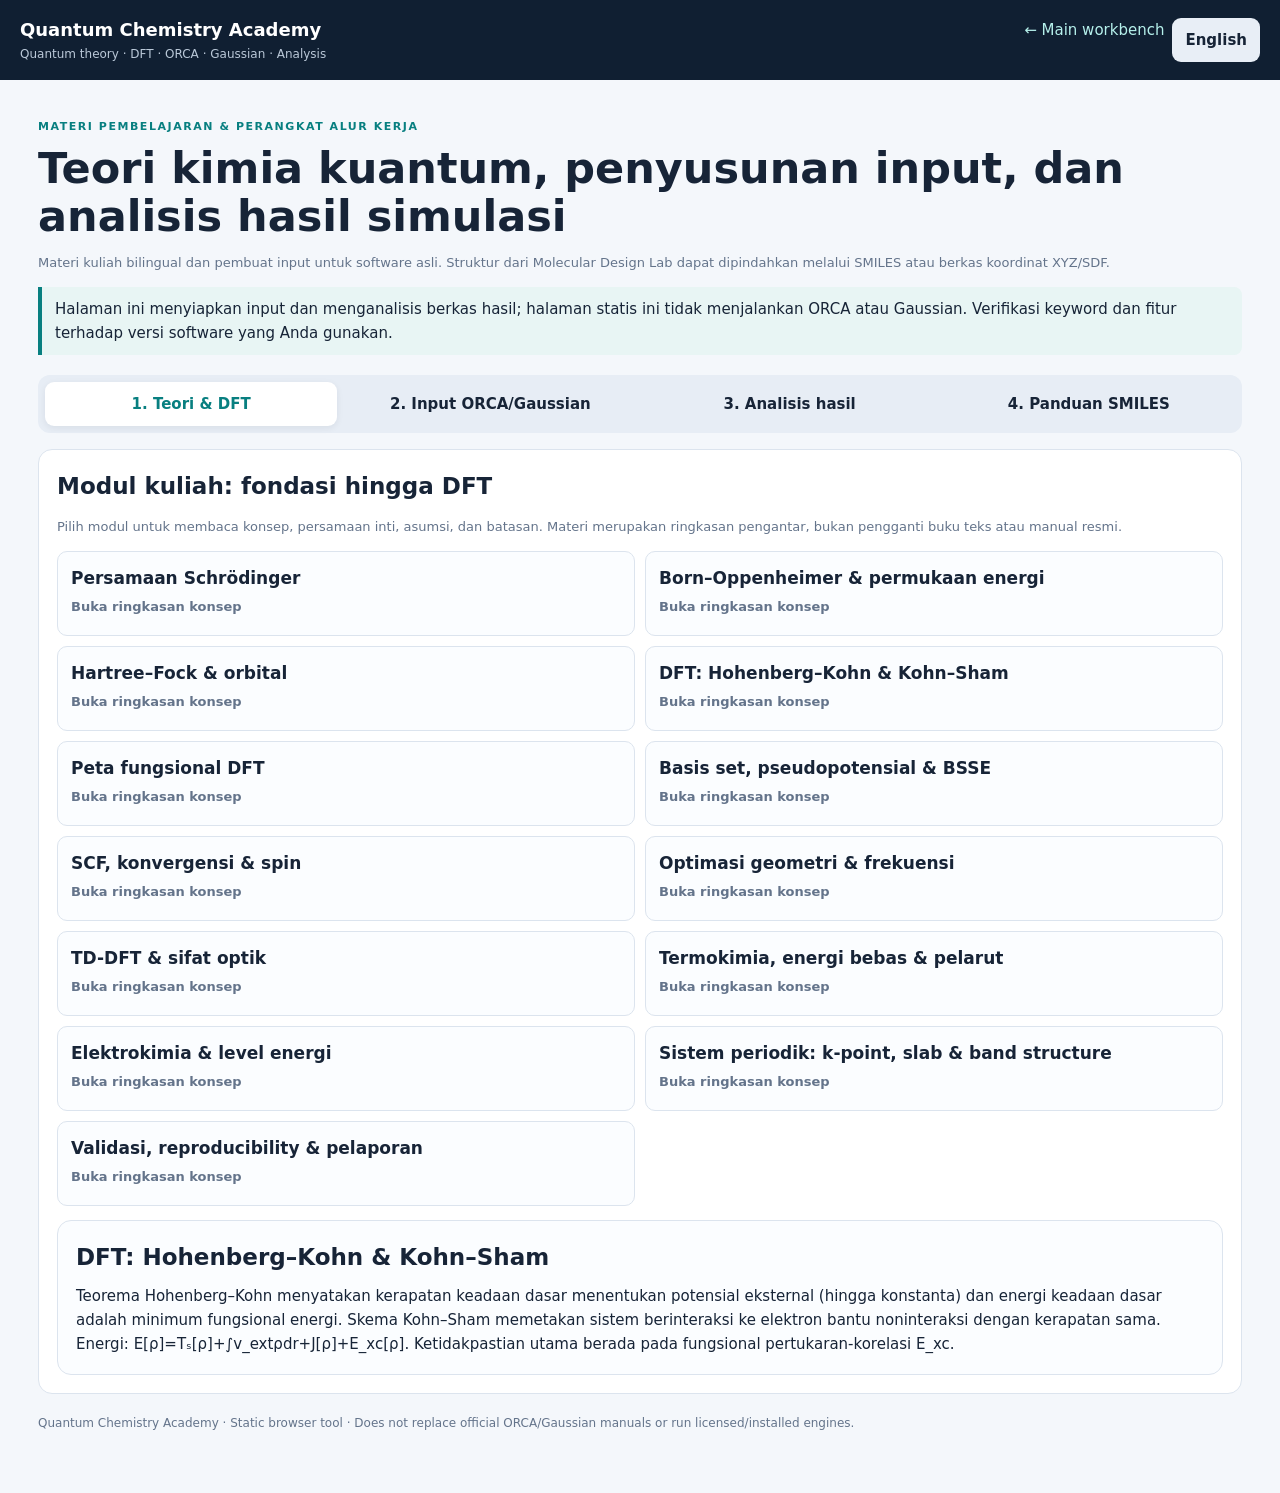
<file: public/quantum-chemistry-academy.html>
<!doctype html>
<html lang="id">
<head>
<meta charset="utf-8"><meta name="viewport" content="width=device-width,initial-scale=1">
<title>Quantum Chemistry Academy | DFT · ORCA · Gaussian</title>
<style>
:root{--ink:#172437;--muted:#64748b;--line:#dce4ee;--paper:#f4f7fb;--card:#fff;--teal:#087f80;--navy:#101f32;--soft:#e8f5f4;--warn:#fff4dc}
*{box-sizing:border-box}body{margin:0;background:var(--paper);color:var(--ink);font:15px/1.6 system-ui,-apple-system,Segoe UI,sans-serif}a{color:var(--teal)}button,input,select,textarea{font:inherit}button{border:0;border-radius:9px;padding:10px 13px;background:#e8eef6;color:var(--ink);cursor:pointer;font-weight:650}button.primary{background:var(--teal);color:white}input,select,textarea{width:100%;border:1px solid var(--line);border-radius:8px;padding:10px;background:#fff;color:var(--ink)}label{display:block;font-weight:650;margin:10px 0 5px}.top{background:var(--navy);color:#fff;padding:16px max(18px,calc((100% - 1240px)/2));display:flex;justify-content:space-between;align-items:center;gap:12px;flex-wrap:wrap}.top a{color:#b5f0eb;text-decoration:none}.brand{font-size:18px;font-weight:800}.brand small{display:block;font-size:12px;color:#bac8d8;font-weight:500}.wrap{max-width:1240px;margin:auto;padding:24px 18px 60px}.hero{padding:14px 0 20px}.eyebrow{font-size:11px;letter-spacing:.14em;color:var(--teal);font-weight:800}h1{font-size:clamp(29px,4vw,43px);line-height:1.12;margin:8px 0}h2{font-size:23px;margin:0 0 8px}h3{font-size:17px;margin:16px 0 6px}.muted,.hint{color:var(--muted);font-size:13px}.tabs{display:flex;flex-wrap:wrap;gap:7px;background:#e7edf5;padding:7px;border-radius:12px;margin:0 0 16px}.tab{flex:1;min-width:130px;background:transparent}.tab.active{background:#fff;color:var(--teal);box-shadow:0 2px 7px #10203012}.panel[hidden]{display:none!important}.grid{display:grid;grid-template-columns:repeat(2,minmax(0,1fr));gap:15px}.card{background:#fff;border:1px solid var(--line);border-radius:14px;padding:18px;min-width:0}.wide{grid-column:1/-1}.actions{display:flex;gap:8px;flex-wrap:wrap;margin-top:12px}.metrics{display:grid;grid-template-columns:repeat(3,minmax(0,1fr));gap:8px}.metric{border:1px solid var(--line);padding:10px;border-radius:9px;overflow-wrap:anywhere}.metric b{display:block;font-size:18px}.metric span{font-size:11px;color:var(--muted)}.status{padding:10px 12px;background:#edf3fa;border-radius:9px;margin-top:10px;font-size:13px;overflow-wrap:anywhere}.warn{background:var(--warn)}pre,code{font-family:ui-monospace,SFMono-Regular,Menlo,monospace}pre{white-space:pre-wrap;overflow-wrap:anywhere;background:#101f32;color:#e5edf6;padding:15px;border-radius:10px;max-height:520px;overflow:auto}.module-list{display:grid;grid-template-columns:repeat(2,minmax(0,1fr));gap:10px}.module{border:1px solid var(--line);padding:13px;border-radius:10px;background:#fbfdff}.module h3{margin:0 0 5px}.module p{margin:4px 0}.tablewrap{overflow:auto;max-height:360px}table{border-collapse:collapse;width:100%;font-size:13px}th,td{text-align:left;padding:8px;border-bottom:1px solid var(--line);white-space:nowrap}th{background:#eef3f8;position:sticky;top:0}.footer{margin-top:20px;color:var(--muted);font-size:12px}.checkrow{display:flex;gap:8px;align-items:center;margin:8px 0}.checkrow input{width:auto}.checkrow label{margin:0}.note{border-left:4px solid var(--teal);padding:10px 13px;background:var(--soft);border-radius:0 8px 8px 0}.split{display:grid;grid-template-columns:1fr 1fr;gap:12px}
@media(max-width:760px){.grid,.module-list,.split{grid-template-columns:1fr}.wide{grid-column:auto}.metrics{grid-template-columns:repeat(2,minmax(0,1fr))}.tab{min-width:42%}}
</style>
</head>
<body>
<header class="top"><div class="brand">Quantum Chemistry Academy<small>Quantum theory · DFT · ORCA · Gaussian · Analysis</small></div><div class="actions" style="margin:0"><a href="index.html">← Main workbench</a><button id="langBtn" type="button">English</button></div></header>
<main class="wrap">
<section class="hero"><div class="eyebrow" data-i18n="eyebrow">OPEN LEARNING & WORKFLOW TOOLKIT</div><h1 data-i18n="hero">Teori kimia kuantum, penyusunan input, dan analisis hasil simulasi</h1><p class="muted" data-i18n="intro">Materi kuliah bilingual dan pembuat input untuk software asli. Struktur dari Molecular Design Lab dapat dipindahkan melalui SMILES atau berkas koordinat XYZ/SDF.</p><div class="note" data-i18n="notice">Halaman ini menyiapkan input dan menganalisis berkas hasil; halaman statis ini tidak menjalankan ORCA atau Gaussian. Verifikasi keyword dan fitur terhadap versi software yang Anda gunakan.</div></section>
<nav class="tabs" role="tablist">
<button class="tab active" data-panel="theory" data-i18n="tabTheory">1. Teori & DFT</button><button class="tab" data-panel="inputs" data-i18n="tabInputs">2. Input ORCA/Gaussian</button><button class="tab" data-panel="analysis" data-i18n="tabAnalysis">3. Analisis hasil</button><button class="tab" data-panel="smiles" data-i18n="tabGuide">4. Panduan SMILES & substitusi</button>
</nav>
<section id="theory" class="panel">
<div class="card"><h2 data-i18n="theoryTitle">Modul kuliah: fondasi hingga DFT</h2><p class="muted" data-i18n="theoryIntro">Pilih modul untuk membaca konsep, persamaan inti, asumsi, dan batasan. Materi merupakan ringkasan pengantar, bukan pengganti buku teks atau manual resmi.</p><div class="module-list" id="moduleList"></div><div class="card" style="margin-top:14px;background:#fbfdff"><h2 id="moduleTitle">Persamaan Schrödinger</h2><div id="moduleBody"></div></div></div>
</section>
<section id="inputs" class="panel" hidden>
<div class="card"><h2 data-i18n="inputTitle">Pembuat input ORCA dan Gaussian</h2><p class="muted" data-i18n="inputIntro">Tempel SMILES sebagai catatan struktur atau unggah XYZ/SDF dari Molecular Design Lab. Jika tersedia XYZ, koordinatnya dimasukkan ke file input. SMILES saja tidak otomatis menghasilkan koordinat 3D di halaman ini.</p>
<div class="grid">
<div><label for="engine" data-i18n="engine">Software</label><select id="engine"><option value="orca">ORCA 6.x</option><option value="gaussian">Gaussian 16</option></select></div>
<div><label for="job" data-i18n="job">Jenis perhitungan</label><select id="job"><option value="optfreq">Optimasi + frekuensi</option><option value="sp">Single point</option><option value="opt">Optimasi geometri</option><option value="freq">Frekuensi pada geometri tetap</option><option value="td">TD-DFT / excited states</option><option value="scan">Potential energy scan (template)</option><option value="nmr">NMR shielding</option><option value="solv">Single point dengan pelarut</option></select></div>
<div><label for="method" data-i18n="method">Metode / functional</label><select id="method"><option value="PBE0">PBE0</option><option value="B3LYP">B3LYP</option><option value="wB97X-D">ωB97X-D</option><option value="CAM-B3LYP">CAM-B3LYP</option><option value="PBE">PBE</option><option value="TPSSh">TPSSh</option><option value="HF">HF</option><option value="MP2">MP2 (bukan DFT)</option></select></div>
<div><label for="basis" data-i18n="basis">Basis set</label><select id="basis"><option>def2-SVP</option><option>def2-TZVP</option><option>def2-TZVPP</option><option>def2-QZVP</option><option>6-31G(d)</option><option>6-311++G(d,p)</option><option>cc-pVDZ</option><option>cc-pVTZ</option><option>ma-def2-TZVP</option></select></div>
<div><label for="charge" data-i18n="charge">Muatan total</label><input id="charge" type="number" value="0"></div>
<div><label for="mult" data-i18n="mult">Multiplikitas spin</label><input id="mult" type="number" min="1" value="1"></div>
<div><label for="solvent" data-i18n="solvent">Pelarut (opsional)</label><select id="solvent"><option value="">Tidak ada / gas phase</option><option>Water</option><option>Ethanol</option><option>Methanol</option><option>Acetonitrile</option><option>DMSO</option><option>THF</option><option>Chloroform</option><option>Toluene</option></select></div>
<div><label for="memory" data-i18n="memory">Memori (ORCA)</label><input id="memory" value="4000" type="number" min="500"><p class="hint">MB per process; Gaussian uses %Mem separately.</p></div>
<div><label for="nprocs" data-i18n="nprocs">Jumlah core</label><input id="nprocs" value="8" type="number" min="1"></div>
<div><label for="title" data-i18n="titleLabel">Nama pekerjaan</label><input id="title" value="qc_job"></div>
<div class="wide"><label for="smilesInput">SMILES (metadata; not coordinates)</label><input id="smilesInput" placeholder="Paste SMILES from Molecular Design Lab"></div>
<div class="wide"><label for="xyzfile" data-i18n="xyzUpload">Unggah XYZ / SDF (koordinat struktur)</label><input id="xyzfile" type="file" accept=".xyz,.sdf,.mol,.txt"><p id="geomStatus" class="hint">Belum ada koordinat dimuat.</p></div>
<div><label for="routeExtra" data-i18n="extra">Keyword tambahan (opsional)</label><input id="routeExtra" placeholder="Contoh ORCA: SlowConv; Gaussian: Integral=UltraFine"></div>
<div><label for="solvationModel" data-i18n="solvModel">Model pelarut</label><select id="solvationModel"><option value="CPCM">CPCM</option><option value="SMD">SMD (cek dukungan engine/keyword)</option></select></div>
<div class="wide"><div class="split">
<div><h3 data-i18n="orcaOptions">Opsi ORCA</h3><div class="checkrow"><input type="checkbox" id="tightscf" checked><label for="tightscf">TightSCF</label></div><div class="checkrow"><input type="checkbox" id="grid" checked><label for="grid">DefGrid3</label></div><div class="checkrow"><input type="checkbox" id="ri" checked><label for="ri">RIJCOSX (umumnya untuk hybrid)</label></div><div class="checkrow"><input type="checkbox" id="disp" checked><label for="disp">D4 dispersion</label></div><div class="checkrow"><input type="checkbox" id="moread"><label for="moread">MOREAD / restart (template)</label></div></div>
<div><h3 data-i18n="gaussOptions">Opsi Gaussian</h3><div class="checkrow"><input type="checkbox" id="ultrafine" checked><label for="ultrafine">Integral=UltraFine</label></div><div class="checkrow"><input type="checkbox" id="scfTight" checked><label for="scfTight">SCF=Tight</label></div><div class="checkrow"><input type="checkbox" id="empiricalDisp"><label for="empiricalDisp">EmpiricalDispersion=GD3BJ</label></div><label for="gmem">%Mem (Gaussian, e.g. 8GB)</label><input id="gmem" value="8GB"><label for="chkname">Checkpoint filename</label><input id="chkname" value="qc_job.chk"></div>
</div></div>
<div class="wide actions"><button class="primary" id="makeInput" data-i18n="makeInput">Buat input file</button><button id="downloadInput" data-i18n="downloadInput">Unduh input</button><button id="copyInput" data-i18n="copyInput">Salin input</button></div>
<div class="wide"><label for="inputOutput" data-i18n="generatedInput">Input yang dihasilkan</label><textarea id="inputOutput" rows="20" spellcheck="false"></textarea><div id="inputStatus" class="status warn" data-i18n="inputWarning">Template perlu diperiksa sebelum dipakai; khususnya charge, multiplicity, keyword, koordinat, dan versi software.</div></div>
</div>
</div>
</section>
<section id="analysis" class="panel" hidden>
<div class="card"><h2 data-i18n="analysisTitle">Analisis berkas hasil simulasi</h2><p class="muted" data-i18n="analysisIntro">Unggah ORCA .out/.log atau Gaussian .log/.out untuk mengekstrak data teks yang dikenali. Untuk analisis struktur, unggah XYZ; untuk spektrum UV-Vis, unggah CSV berisi kolom wavelength_nm dan absorbance atau energy_eV dan intensity.</p>
<div class="grid">
<div><label for="reportFile" data-i18n="reportUpload">Output ORCA/Gaussian</label><input id="reportFile" type="file" accept=".out,.log,.txt"></div>
<div><label for="structureFile" data-i18n="structureUpload">XYZ untuk parameter struktur</label><input id="structureFile" type="file" accept=".xyz,.txt"></div>
<div><label for="spectrumFile" data-i18n="spectrumUpload">CSV spektrum optik (opsional)</label><input id="spectrumFile" type="file" accept=".csv,.txt"></div>
<div><label for="analysisMode" data-i18n="analysisMode">Jenis hasil</label><select id="analysisMode"><option value="auto">Auto-detect / deteksi otomatis</option><option value="orca">ORCA</option><option value="gaussian">Gaussian</option></select></div>
</div>
<div class="actions"><button id="runAnalysis" class="primary" data-i18n="runAnalysis">Analisis berkas</button><button id="downloadAnalysis" data-i18n="downloadAnalysis">Unduh JSON</button><button id="downloadTables" data-i18n="downloadTables">Unduh tabel CSV</button></div>
<div id="analysisStatus" class="status">Belum ada berkas dianalisis.</div><div id="analysisMetrics" class="metrics" style="margin-top:12px"></div><div id="analysisTables" class="grid" style="margin-top:14px"></div>
<div class="card" style="margin-top:14px"><h3 data-i18n="opticalTitle">Spektrum optik dari CSV</h3><canvas id="spectrumCanvas" width="1000" height="320" style="width:100%;border:1px solid var(--line);border-radius:10px"></canvas><p id="spectrumStatus" class="hint">CSV spektrum belum dimuat. Plot ini memerlukan data numerik yang disediakan pengguna.</p></div>
<div class="card" style="margin-top:14px"><h3 data-i18n="electroTitle">Properti elektrokimia: kalkulator konversi</h3><p class="muted" data-i18n="electroIntro">Masukkan potensial onset oksidasi/reduksi versus elektroda referensi yang diketahui, atau nilai HOMO/LUMO yang dihitung. Konversi ke skala vakum memerlukan referensi kalibrasi yang dinyatakan secara eksplisit.</p><div class="grid"><div><label for="homo">HOMO (eV, energi orbital)</label><input id="homo" type="number" step="any" placeholder="-5.4"></div><div><label for="lumo">LUMO (eV, energi orbital)</label><input id="lumo" type="number" step="any" placeholder="-2.1"></div><div><label for="oxidation">Eox vs reference (V, optional)</label><input id="oxidation" type="number" step="any" placeholder="0.8"></div><div><label for="reduction">Ered vs reference (V, optional)</label><input id="reduction" type="number" step="any" placeholder="-1.2"></div><div><label for="refOffset">Reference-to-vacuum offset (eV; literature/calibration)</label><input id="refOffset" type="number" step="any" placeholder="4.4"></div></div><div class="actions"><button id="calcElectro" class="primary">Calculate / Hitung</button></div><div id="electroResult" class="status">Hasil kalkulator akan tampil di sini.</div></div>
<div class="note" data-i18n="analysisLimit">Penting: ekstraksi teks bukan validasi ilmiah penuh. Ikatan/angle/dihedral dari XYZ dihitung geometris; HOMO/LUMO hanya diekstrak jika dicetak di output; ESP/orbital 3D memerlukan cube/grid file. Band gap periodik memerlukan data band structure/DOS, bukan sekadar output molekul.</div>
</div>
</section>
<section id="smiles" class="panel" hidden>
<div class="card"><h2 data-i18n="guideTitle">Panduan lengkap SMILES dan desain substituen</h2><p class="muted" data-i18n="guideIntro">Gunakan panduan ini sebelum membangun seri molekul. Struktur yang valid secara SMILES tetap perlu diperiksa valensi, posisi substitusi, stereokimia, dan geometri 3D.</p><div id="guideContent"></div></div>
</section>
<div class="footer">Quantum Chemistry Academy · Static browser tool · Does not replace official ORCA/Gaussian manuals or run licensed/installed engines.</div>
</main>
<script>
const $=id=>document.getElementById(id);
let lang='id', geometry=[], reportText='', analysisData={};
const translations={
id:{eyebrow:'MATERI PEMBELAJARAN & PERANGKAT ALUR KERJA',hero:'Teori kimia kuantum, penyusunan input, dan analisis hasil simulasi',intro:'Materi kuliah bilingual dan pembuat input untuk software asli. Struktur dari Molecular Design Lab dapat dipindahkan melalui SMILES atau berkas koordinat XYZ/SDF.',notice:'Halaman ini menyiapkan input dan menganalisis berkas hasil; halaman statis ini tidak menjalankan ORCA atau Gaussian. Verifikasi keyword dan fitur terhadap versi software yang Anda gunakan.',tabTheory:'1. Teori & DFT',tabInputs:'2. Input ORCA/Gaussian',tabAnalysis:'3. Analisis hasil',tabGuide:'4. Panduan SMILES',theoryTitle:'Modul kuliah: fondasi hingga DFT',theoryIntro:'Pilih modul untuk membaca konsep, persamaan inti, asumsi, dan batasan. Materi merupakan ringkasan pengantar, bukan pengganti buku teks atau manual resmi.',inputTitle:'Pembuat input ORCA dan Gaussian',inputIntro:'Tempel SMILES sebagai catatan struktur atau unggah XYZ/SDF dari Molecular Design Lab. Jika tersedia XYZ, koordinatnya dimasukkan ke file input. SMILES saja tidak otomatis menghasilkan koordinat 3D di halaman ini.',engine:'Software',job:'Jenis perhitungan',method:'Metode / functional',basis:'Basis set',charge:'Muatan total',mult:'Multiplikitas spin',solvent:'Pelarut (opsional)',memory:'Memori (ORCA)',nprocs:'Jumlah core',titleLabel:'Nama pekerjaan',xyzUpload:'Unggah XYZ / SDF (koordinat struktur)',extra:'Keyword tambahan (opsional)',solvModel:'Model pelarut',orcaOptions:'Opsi ORCA',gaussOptions:'Opsi Gaussian',makeInput:'Buat input file',downloadInput:'Unduh input',copyInput:'Salin input',generatedInput:'Input yang dihasilkan',inputWarning:'Template perlu diperiksa sebelum dipakai; khususnya charge, multiplicity, keyword, koordinat, dan versi software.',analysisTitle:'Analisis berkas hasil simulasi',analysisIntro:'Unggah ORCA .out/.log atau Gaussian .log/.out untuk mengekstrak data teks yang dikenali. Untuk analisis struktur, unggah XYZ; untuk spektrum UV-Vis, unggah CSV berisi kolom wavelength_nm dan absorbance atau energy_eV dan intensity.',reportUpload:'Output ORCA/Gaussian',structureUpload:'XYZ untuk parameter struktur',spectrumUpload:'CSV spektrum optik (opsional)',analysisMode:'Jenis hasil',runAnalysis:'Analisis berkas',downloadAnalysis:'Unduh JSON',downloadTables:'Unduh tabel CSV',opticalTitle:'Spektrum optik dari CSV',electroTitle:'Properti elektrokimia: kalkulator konversi',electroIntro:'Konversi energi orbital dan potensial memerlukan definisi skala dan referensi yang jelas.',analysisLimit:'Penting: ekstraksi teks bukan validasi ilmiah penuh. Ikatan/angle/dihedral dari XYZ dihitung geometris; HOMO/LUMO hanya diekstrak jika dicetak di output; ESP/orbital 3D memerlukan cube/grid file. Band gap periodik memerlukan data band structure/DOS, bukan sekadar output molekul.',guideTitle:'Panduan lengkap SMILES dan desain substituen',guideIntro:'Gunakan panduan ini sebelum membangun seri molekul. Struktur yang valid secara SMILES tetap perlu diperiksa valensi, posisi substitusi, stereokimia, dan geometri 3D.'},
en:{eyebrow:'OPEN LEARNING & WORKFLOW TOOLKIT',hero:'Quantum chemistry theory, input preparation, and simulation analysis',intro:'Bilingual course material and input builders for the original software. Transfer structures from Molecular Design Lab using SMILES or XYZ/SDF coordinate files.',notice:'This static page prepares inputs and analyzes output files; it does not run ORCA or Gaussian. Verify keywords and features against your installed software version.',tabTheory:'1. Theory & DFT',tabInputs:'2. ORCA/Gaussian input',tabAnalysis:'3. Results analysis',tabGuide:'4. SMILES guide',theoryTitle:'Course modules: fundamentals through DFT',theoryIntro:'Select a module to read its concepts, core equations, assumptions, and limitations. These are introductory summaries, not replacements for textbooks or official manuals.',inputTitle:'ORCA and Gaussian input builder',inputIntro:'Paste SMILES as a structure note or upload XYZ/SDF from Molecular Design Lab. If XYZ coordinates are available, they are inserted into the input. SMILES alone does not generate 3D coordinates here.',engine:'Software',job:'Calculation type',method:'Method / functional',basis:'Basis set',charge:'Total charge',mult:'Spin multiplicity',solvent:'Solvent (optional)',memory:'Memory (ORCA)',nprocs:'Number of cores',titleLabel:'Job name',xyzUpload:'Upload XYZ / SDF coordinates',extra:'Additional keyword (optional)',solvModel:'Solvation model',orcaOptions:'ORCA options',gaussOptions:'Gaussian options',makeInput:'Generate input',downloadInput:'Download input',copyInput:'Copy input',generatedInput:'Generated input',inputWarning:'Review the template before use, especially charge, multiplicity, keywords, coordinates, and software version.',analysisTitle:'Simulation output analysis',analysisIntro:'Upload ORCA .out/.log or Gaussian .log/.out to extract recognized text data. For structural analysis upload XYZ; for UV-Vis spectra upload CSV with wavelength_nm and absorbance or energy_eV and intensity columns.',reportUpload:'ORCA/Gaussian output',structureUpload:'XYZ for structural parameters',spectrumUpload:'Optical spectrum CSV (optional)',analysisMode:'Output type',runAnalysis:'Analyze files',downloadAnalysis:'Download JSON',downloadTables:'Download CSV tables',opticalTitle:'Optical spectrum from CSV',electroTitle:'Electrochemical properties: conversion calculator',electroIntro:'Orbital-energy and potential conversions require clearly defined energy scales and reference electrodes.',analysisLimit:'Important: text extraction is not full scientific validation. Bonds/angles/dihedrals from XYZ are geometric calculations; HOMO/LUMO are extracted only when printed in output; 3D ESP/orbitals require cube/grid files. Periodic band gaps require band-structure/DOS data, not just molecular output.',guideTitle:'Complete SMILES and substituent-design guide',guideIntro:'Use this guide before building a molecular series. A valid SMILES still requires checking valence, substitution position, stereochemistry, and 3D geometry.'}
};
const modules=[
{title:'Persamaan Schrödinger',titleEn:'Schrödinger equation',body:'Persamaan stasioner nonrelativistik: ĤΨ = EΨ. Ψ memuat informasi probabilitas; |Ψ|² adalah kerapatan probabilitas. Untuk sistem banyak elektron, Hamiltonian memuat energi kinetik elektron, tarikan inti–elektron, dan tolakan elektron–elektron. Solusi analitik hanya tersedia untuk sistem sederhana; molekul memerlukan pendekatan numerik.',en:'The time-independent nonrelativistic equation is ĤΨ = EΨ. Ψ encodes probability information and |Ψ|² is the probability density. For many-electron systems the Hamiltonian includes electronic kinetic energy, electron–nucleus attraction, and electron–electron repulsion. Analytical solutions exist only for simple systems; molecules require numerical approximations.'},
{title:'Born–Oppenheimer & permukaan energi',titleEn:'Born–Oppenheimer approximation & PES',body:'Karena inti jauh lebih berat daripada elektron, gerak elektron sering dihitung pada geometri inti tetap. Energi elektronik sebagai fungsi koordinat inti membentuk potential energy surface (PES). Minimum lokal mewakili struktur stabil/metastabil; titik pelana orde satu biasanya menghubungkan minimum melalui mode imajiner tunggal. Aproksimasi ini tidak memisahkan gerak secara sempurna.',en:'Because nuclei are much heavier than electrons, electronic motion is commonly solved at fixed nuclear geometry. Electronic energy versus nuclear coordinates defines the potential energy surface (PES). Local minima represent stable or metastable structures; a first-order saddle usually connects minima and has one imaginary mode. The separation is approximate, not exact.'},
{title:'Hartree–Fock & orbital',titleEn:'Hartree–Fock and orbitals',body:'Hartree–Fock (HF) memakai determinan Slater dan medan rata-rata; pertukaran ditangani secara eksplisit, tetapi korelasi elektron dinamis tidak ditangani memadai. Orbital molekul dihasilkan dari persamaan Roothaan–Hall pada basis atom. HOMO/LUMO adalah orbital terisi tertinggi/terendah kosong untuk konfigurasi yang dilaporkan; selisih orbital bukan otomatis optical gap atau gap eksperimen.',en:'Hartree–Fock (HF) uses a Slater determinant and a mean field. Exchange is treated explicitly, but dynamic electron correlation is not adequately captured. Molecular orbitals arise from Roothaan–Hall equations in an atomic basis. HOMO/LUMO are the highest occupied/lowest unoccupied orbitals for the reported configuration; their difference is not automatically the optical or experimental gap.'},
{title:'DFT: Hohenberg–Kohn & Kohn–Sham',titleEn:'DFT: Hohenberg–Kohn and Kohn–Sham',body:'Teorema Hohenberg–Kohn menyatakan kerapatan keadaan dasar menentukan potensial eksternal (hingga konstanta) dan energi keadaan dasar adalah minimum fungsional energi. Skema Kohn–Sham memetakan sistem berinteraksi ke elektron bantu noninteraksi dengan kerapatan sama. Energi: E[ρ]=Tₛ[ρ]+∫v_extρdr+J[ρ]+E_xc[ρ]. Ketidakpastian utama berada pada fungsional pertukaran-korelasi E_xc.',en:'The Hohenberg–Kohn theorems state that the ground-state density determines the external potential (up to a constant), and the ground-state energy minimizes the energy functional. Kohn–Sham DFT maps the interacting system to auxiliary noninteracting electrons with the same density. E[ρ]=Tₛ[ρ]+∫v_extρdr+J[ρ]+E_xc[ρ]. The main approximation is the exchange-correlation functional E_xc.'},
{title:'Peta fungsional DFT',titleEn:'DFT functional families',body:'LDA bergantung pada kerapatan lokal; GGA juga memakai gradien (mis. PBE); meta-GGA menambah informasi seperti kerapatan energi kinetik (SCAN); hybrid mencampur pertukaran HF (B3LYP, PBE0); range-separated hybrid memisahkan interaksi jarak dekat/jauh (CAM-B3LYP, ωB97X-D). Dispersi sering perlu koreksi D3/D4 atau fungsional yang memadai. Tidak ada fungsional terbaik untuk semua properti.',en:'LDA depends on local density; GGA also uses its gradient (e.g. PBE); meta-GGA adds information such as kinetic-energy density (SCAN); hybrids mix HF exchange (B3LYP, PBE0); range-separated hybrids partition short- and long-range interactions (CAM-B3LYP, ωB97X-D). Dispersion may require D3/D4 corrections or a suitable functional. No functional is best for every property.'},
{title:'Basis set, pseudopotensial & BSSE',titleEn:'Basis sets, pseudopotentials & BSSE',body:'Basis set membentangkan orbital dalam fungsi terpusat pada atom; basis kecil menghemat biaya namun menambah basis-set incompleteness. Polarisasi memperbolehkan deformasi sudut; diffuse functions penting untuk anion, eksitasi, dan ekor kerapatan. def2-SVP/TZVP dan Pople basis tidak identik. BSSE dapat memengaruhi energi interaksi; counterpoise adalah salah satu koreksi. Untuk sistem periodik, pseudopotensial/PAW dan plane waves umum digunakan.',en:'Basis sets expand orbitals in atom-centered functions; small bases are cheaper but increase basis-set incompleteness. Polarization allows angular deformation; diffuse functions matter for anions, excited states, and density tails. def2 and Pople basis families are not interchangeable. BSSE can affect interaction energies; counterpoise is one correction. Periodic systems often use pseudopotentials/PAW and plane waves.'},
{title:'SCF, konvergensi & spin',titleEn:'SCF convergence and spin',body:'SCF mencari solusi medan-diri konsisten melalui iterasi kerapatan/orbital. Konvergensi energi saja belum menjamin minimum yang benar. Periksa residual, okupansi, ⟨S²⟩, stabilitas solusi, dan keadaan spin alternatif. Untuk open-shell, pilih metode unrestricted/RO sesuai sistem; multiplicity = 2S+1. Charge dan multiplicity yang salah dapat menghasilkan perhitungan numerik konvergen tetapi kimiawi keliru.',en:'SCF iteratively seeks self-consistent density/orbitals. Energy convergence alone does not guarantee the correct minimum. Check residuals, occupations, ⟨S²⟩, solution stability, and alternative spin states. For open-shell systems choose unrestricted or restricted-open-shell approaches appropriately; multiplicity = 2S+1. Incorrect charge or multiplicity can yield converged but chemically wrong results.'},
{title:'Optimasi geometri & frekuensi',titleEn:'Geometry optimization and frequencies',body:'Optimasi meminimalkan energi terhadap koordinat atom sampai kriteria gaya/perpindahan terpenuhi. Frekuensi harmonik berasal dari Hessian di sekitar titik stasioner: minimum sejati tidak memiliki frekuensi imajiner; satu frekuensi imajiner dapat menandakan transition state. Frekuensi dipengaruhi basis/fungsional, suhu, fase, dan skala harmonik. Gunakan koordinat awal masuk akal dan konfirmasi struktur akhir.',en:'Geometry optimization minimizes energy with respect to atomic coordinates until force/displacement criteria are met. Harmonic frequencies come from the Hessian near a stationary point: a true minimum has no imaginary modes; one imaginary mode may indicate a transition state. Frequencies depend on method, basis, temperature, phase, and scaling. Start from a sensible geometry and verify the final structure.'},
{title:'TD-DFT & sifat optik',titleEn:'TD-DFT and optical properties',body:'TD-DFT menghitung eksitasi elektronik dan kekuatan osilator dalam pendekatan respons linear. Spektrum simulasi diperoleh dengan memperlebar transisi diskret; posisi puncak sensitif terhadap fungsional, pelarut, konformasi, dan vibronik. Charge-transfer, Rydberg, dan sistem multireferensi dapat menantang TD-DFT konvensional. Band gap Kohn–Sham bukan otomatis energi eksitasi optik.',en:'TD-DFT estimates electronic excitations and oscillator strengths in linear-response theory. Simulated spectra broaden discrete transitions; peak positions depend on functional, solvent, conformer, and vibronic effects. Charge-transfer, Rydberg, and multireference systems can challenge conventional TD-DFT. The Kohn–Sham gap is not automatically the optical excitation energy.'},
{title:'Termokimia, energi bebas & pelarut',titleEn:'Thermochemistry, free energy and solvent',body:'Analisis frekuensi dapat memberikan koreksi energi titik-nol dan kontribusi termal pada asumsi gas ideal/harmonik. ΔG = ΔH − TΔS; energi bebas sensitif terhadap mode frekuensi rendah dan model entropi. Model implisit CPCM/SMD mewakili pelarut sebagai medium kontinu, tetapi tidak selalu menangkap ikatan hidrogen spesifik atau ion pairing; gunakan molekul pelarut eksplisit bila relevan.',en:'Frequency calculations provide zero-point and thermal corrections under harmonic/ideal-gas assumptions. ΔG = ΔH − TΔS; free energies are sensitive to low-frequency modes and entropy models. Implicit CPCM/SMD models represent solvent as a continuum but may miss specific hydrogen bonding or ion pairing; add explicit solvent molecules when needed.'},
{title:'Elektrokimia & level energi',titleEn:'Electrochemistry and energy levels',body:'HOMO/LUMO DFT adalah indikator elektronik, bukan potensial redoks eksperimen secara langsung. Konversi potensial membutuhkan elektroda referensi, kalibrasi, tanda, pelarut, dan kondisi eksperimen yang jelas. Nilai IP/EA vertikal atau adiabatik memerlukan energi total keadaan netral dan ion pada geometri yang tepat. Jangan membandingkan angka dari skala referensi berbeda tanpa konversi eksplisit.',en:'DFT HOMO/LUMO levels are electronic indicators, not direct experimental redox potentials. Potential conversion requires a stated reference electrode, calibration, sign convention, solvent, and experimental conditions. Vertical or adiabatic IP/EA require total energies for neutral and ionic states at appropriate geometries. Never compare values on different reference scales without explicit conversion.'},
{title:'Sistem periodik: k-point, slab & band structure',titleEn:'Periodic systems: k-points, slabs and band structure',body:'Pada sistem periodik, kondisi batas periodik dan sampling k-point memengaruhi energi serta densitas. Slab memerlukan vakum yang cukup, pengendalian permukaan bawah, uji ketebalan/lateral supercell, dan pertimbangan dipole correction untuk slab asimetris. Band gap dari band structure/DOS perlu definisi VBM/CBM dan sampling yang memadai; output molekul ORCA/Gaussian tidak menggantikan analisis pita periodik.',en:'Periodic boundary conditions and k-point sampling affect energies and densities. Slabs need adequate vacuum, controlled bottom layers, thickness/lateral-cell convergence tests, and possible dipole corrections for asymmetric slabs. Band gaps from band structures/DOS require defined VBM/CBM and adequate sampling; molecular ORCA/Gaussian output cannot replace periodic band analysis.'},
{title:'Validasi, reproducibility & pelaporan',titleEn:'Validation, reproducibility and reporting',body:'Catat software/version, metode, basis/pseudopotensial, charge, multiplicity, model pelarut, grid, threshold SCF, konvergensi geometri, dan sumber struktur. Bandingkan metode alternatif, uji konvergensi dan spin, periksa frekuensi, serta laporkan ketidakpastian. Input builder adalah pembantu sintaks, bukan pengesahan keyword atau prediksi akurasi.',en:'Record software/version, method, basis/pseudopotential, charge, multiplicity, solvent model, grid, SCF thresholds, geometry convergence, and structure source. Compare methods, test convergence and spin, inspect frequencies, and report uncertainty. An input builder assists syntax; it does not certify keywords or accuracy.'}
];
function renderModules(){const list=$('moduleList');list.innerHTML='';modules.forEach((m,i)=>{const b=document.createElement('button');b.className='module';b.style.textAlign='left';b.innerHTML='<h3>'+(lang==='id'?m.title:m.titleEn)+'</h3><p class="muted">'+(lang==='id'?'Buka ringkasan konsep':'Open concept summary')+'</p>';b.onclick=()=>showModule(i);list.appendChild(b)});showModule(3)}
function showModule(i){const m=modules[i];$('moduleTitle').textContent=lang==='id'?m.title:m.titleEn;$('moduleBody').textContent=lang==='id'?m.body:m.en}
function renderGuide(){const id=lang==='id';$('guideContent').innerHTML=id? `
<h3>1. Apa itu SMILES?</h3><p>SMILES (Simplified Molecular Input Line Entry System) menuliskan konektivitas molekul sebagai teks. SMILES menyatakan atom, ikatan, cabang, cincin, muatan dan kadang stereokimia; SMILES biasa tidak memuat koordinat 3D lengkap.</p>
<div class="module-list"><div class="module"><b>Atom dan ikatan</b><p><code>C</code> karbon alifatik; <code>c</code> karbon aromatik; <code>N</code>, <code>O</code>, <code>S</code>, <code>P</code>, <code>Cl</code>. Ikatan tunggal biasanya implisit; <code>=</code> rangkap dua, <code>#</code> rangkap tiga, <code>:</code> aromatik eksplisit.</p></div><div class="module"><b>Cabang</b><p>Tanda kurung membuat cabang: <code>CC(O)C</code> adalah rantai dengan substituen O pada atom tengah.</p></div><div class="module"><b>Cincin</b><p>Angka yang berpasangan menutup cincin, misalnya <code>c1ccccc1</code> benzena. Angka tidak berarti atom.</p></div><div class="module"><b>Aromatisitas</b><p>Huruf kecil seperti <code>c1ccccc1</code> menyatakan sistem aromatik. Gunakan valensi/aromatisitas yang konsisten.</p></div><div class="module"><b>Muatan dan stereokimia</b><p><code>[NH4+]</code> menuliskan muatan eksplisit; <code>@</code>/<code>@@</code> dan <code>/</code>/<code>\\</code> dapat menandai stereokimia.</p></div><div class="module"><b>SMILES bukan geometri</b><p>SMILES tidak menetapkan konformer, panjang ikatan, sudut, atau orientasi terhadap permukaan. Buat koordinat 3D dan optimasi geometri secara terpisah.</p></div></div>
<h3>2. Membaca scaffold dan memilih posisi substitusi</h3><p>Tentukan bagian molekul yang tidak ingin diubah (misalnya anchor phosphonic acid dan linker ethyl), lalu pilih atom kerangka tempat substituen dipasang. Posisi berbeda pada cincin aromatik menghasilkan isomer berbeda. Untuk karbazol, beri nomor atom/posisi menggunakan visualisasi 2D atau atom mapping, bukan hanya mengandalkan hitungan karakter SMILES.</p>
<h3>3. Placeholder [*] dan enumerasi</h3><p>Dalam banyak workflow, <code>[*]</code> menandai titik sambungan: misalnya scaffold aromatik dengan satu placeholder dapat digabung dengan substituen. Namun, aturan sambungan bergantung pada perangkat enumerasi; valensi dan ikatan yang terbentuk harus diperiksa. Satu <code>[*]</code> untuk satu titik substitusi. Untuk beberapa posisi, beri atom mapping/placeholder berbeda jika tool mendukungnya.</p>
<h3>4. Contoh substituen</h3><div class="tablewrap"><table><tr><th>Kelompok</th><th>SMILES substituen umum</th><th>Potensi efek (kualitatif)</th></tr><tr><td>Fluoro</td><td><code>F</code></td><td>Induktif menarik elektron; ukuran kecil</td></tr><tr><td>Metoksi</td><td><code>OC</code></td><td>Donor resonansi pada posisi yang sesuai</td></tr><tr><td>Siano</td><td><code>C#N</code></td><td>Penarik elektron, dipol</td></tr><tr><td>Fenil</td><td><code>c1ccccc1</code></td><td>Memperluas π-system; bisa menambah torsi</td></tr><tr><td>Amida</td><td><code>C(=O)N</code></td><td>Polaritas/ikatan hidrogen</td></tr><tr><td>Sulfonamida</td><td><code>S(=O)(=O)N</code></td><td>Polaritas tinggi; cek valensi dan protonasi</td></tr></table></div>
<h3>5. Workflow yang disarankan</h3><ol><li>Gambar/bangun parent di Molecular Design Lab dan pastikan konektivitas.</li><li>Catat SMILES parent dan identifikasi posisi substitusi pada gambar 2D.</li><li>Buat satu kandidat per substituen; jangan mengubah anchor dan linker secara bersamaan pada screening awal.</li><li>Validasi SMILES, formula, muatan, valensi, dan stereokimia; cek apakah substituen terpasang di posisi yang dimaksud.</li><li>Generate konformer 3D, lakukan pre-optimization force field, lalu optimasi DFT.</li><li>Bandingkan descriptor awal (MW, cLogP, TPSA) dan hasil DFT (energi, dipol, HOMO/LUMO, frekuensi, TD-DFT) dengan protokol identik.</li><li>Ekspor CSV/XYZ/SDF dan catat versi software serta seluruh metode.</li></ol>
<h3>6. Kesalahan umum</h3><ul><li>SMILES lolos parsing bukan berarti struktur kimia benar.</li><li>Huruf besar/kecil berbeda: <code>C</code> dan <code>c</code> tidak sama.</li><li>Substituen <code>OC</code> dan <code>CO</code> dapat memiliki arti berbeda bergantung titik sambung yang dipakai tool.</li><li>Substitusi pada posisi cincin berbeda memberi isomer dan sifat berbeda.</li><li>Jangan menyimpulkan stabilitas, potensial redoks, atau efisiensi perangkat dari descriptor saja.</li></ul>` : `
<h3>1. What is SMILES?</h3><p>SMILES (Simplified Molecular Input Line Entry System) encodes molecular connectivity as text. It describes atoms, bonds, branches, rings, charges, and sometimes stereochemistry; ordinary SMILES does not contain full 3D coordinates.</p>
<div class="module-list"><div class="module"><b>Atoms and bonds</b><p><code>C</code> aliphatic carbon; <code>c</code> aromatic carbon; <code>N</code>, <code>O</code>, <code>S</code>, <code>P</code>, <code>Cl</code>. Single bonds are usually implicit; <code>=</code> double, <code>#</code> triple, <code>:</code> explicit aromatic bond.</p></div><div class="module"><b>Branches</b><p>Parentheses define branches: <code>CC(O)C</code> has an O branch at the middle atom.</p></div><div class="module"><b>Rings</b><p>Paired ring digits close a ring, e.g. <code>c1ccccc1</code> is benzene. The digit is not an atom.</p></div><div class="module"><b>Aromaticity</b><p>Lowercase atoms such as <code>c1ccccc1</code> denote aromatic systems. Maintain consistent valence/aromaticity.</p></div><div class="module"><b>Charge and stereochemistry</b><p><code>[NH4+]</code> expresses charge; <code>@</code>/<code>@@</code> and <code>/</code>/<code>\\</code> can encode stereochemistry.</p></div><div class="module"><b>SMILES is not geometry</b><p>SMILES does not specify conformers, bond lengths, angles, or orientation on a surface. Generate 3D coordinates and optimize geometry separately.</p></div></div>
<h3>2. Identify the scaffold and substitution position</h3><p>Choose the invariant portion (e.g. phosphonic-acid anchor and ethyl linker) and identify the framework atom where a substituent will attach. Different aromatic-ring positions produce different isomers. For carbazole, assign atom/position labels using a 2D drawing or atom mapping rather than counting characters in SMILES.</p>
<h3>3. [*] placeholder and enumeration</h3><p>In many workflows, <code>[*]</code> marks an attachment point. A scaffold with one placeholder can be combined with a substituent, but the resulting bond depends on the enumerator's rules. Check valence and bond order. Use one placeholder per attachment; for multiple positions use distinct mapped placeholders if supported.</p>
<h3>4. Example substituents</h3><div class="tablewrap"><table><tr><th>Group</th><th>Common substituent SMILES</th><th>Qualitative effect</th></tr><tr><td>Fluoro</td><td><code>F</code></td><td>Electron-withdrawing inductive effect; small</td></tr><tr><td>Methoxy</td><td><code>OC</code></td><td>Resonance donor where conjugation permits</td></tr><tr><td>Cyano</td><td><code>C#N</code></td><td>Electron-withdrawing, polar</td></tr><tr><td>Phenyl</td><td><code>c1ccccc1</code></td><td>Extends π-system; may add torsion</td></tr><tr><td>Amide</td><td><code>C(=O)N</code></td><td>Polarity and hydrogen bonding</td></tr><tr><td>Sulfonamide</td><td><code>S(=O)(=O)N</code></td><td>Highly polar; check valence/protonation</td></tr></table></div>
<h3>5. Recommended workflow</h3><ol><li>Build the parent in Molecular Design Lab and verify connectivity.</li><li>Record parent SMILES and mark the substitution position on a 2D depiction.</li><li>Create one candidate per substituent; keep anchor/linker fixed during the first screening.</li><li>Validate SMILES, formula, charge, valence, stereochemistry, and attachment position.</li><li>Generate 3D conformers, pre-optimize with a force field, then optimize with DFT.</li><li>Compare initial descriptors and DFT outputs using an identical protocol.</li><li>Export CSV/XYZ/SDF and record software versions and methods.</li></ol>
<h3>6. Common mistakes</h3><ul><li>A parsable SMILES is not proof of a chemically correct structure.</li><li>Upper/lower case matters: <code>C</code> and <code>c</code> differ.</li><li><code>OC</code> and <code>CO</code> may behave differently depending on the tool's attachment convention.</li><li>Different ring positions produce different isomers and properties.</li><li>Do not infer stability, redox potential, or device efficiency from descriptors alone.</li></ul>`}
function setLang(next){lang=next;document.documentElement.lang=lang;document.querySelectorAll('[data-i18n]').forEach(el=>{const k=el.dataset.i18n;if(translations[lang][k])el.textContent=translations[lang][k]});$('langBtn').textContent=lang==='id'?'English':'Bahasa Indonesia';renderModules();renderGuide()}
document.querySelectorAll('.tab').forEach(b=>b.addEventListener('click',()=>{document.querySelectorAll('.tab').forEach(x=>x.classList.toggle('active',x===b));document.querySelectorAll('.panel').forEach(x=>x.hidden=x.id!==b.dataset.panel)}));
$('langBtn').onclick=()=>setLang(lang==='id'?'en':'id');
function parseXYZ(text){const lines=text.trim().split(/\r?\n/);const atoms=[];const counts=lines[3]||'';if(/V2000|V3000/.test(counts)){const n=Number((counts.trim().split(/\s+/)[0]));if(Number.isFinite(n)&&n>0){for(const line of lines.slice(4,4+n)){const p=line.trim().split(/\s+/);const xyz=p.slice(0,3).map(Number),el=p[3];if(xyz.length===3&&xyz.every(Number.isFinite)&&/^[A-Za-z]{1,3}$/.test(el||''))atoms.push({el,x:xyz[0],y:xyz[1],z:xyz[2]})}return atoms}}let start=0,n=Number(lines[0]);if(Number.isFinite(n)&&n>0&&lines.length>=n+2)start=2;for(const line of lines.slice(start)){const p=line.trim().split(/\s+/);if(p.length<4)continue;let el=p[0],xyz=p.slice(1,4).map(Number);if(!xyz.every(Number.isFinite)){xyz=p.slice(-3).map(Number);el=p[0]}if(xyz.length===3&&xyz.every(Number.isFinite)&&/^[A-Za-z]{1,3}$/.test(el))atoms.push({el,x:xyz[0],y:xyz[1],z:xyz[2]})}return atoms}
$('xyzfile').addEventListener('change',async()=>{const f=$('xyzfile').files[0];if(!f)return;const txt=await f.text();geometry=parseXYZ(txt);$('geomStatus').textContent=geometry.length+' atoms loaded from '+f.name+'. '+(geometry.length?'Coordinates will be used in generated input.':'Could not parse XYZ; inspect file format.');if(!$('title').value||$('title').value==='qc_job')$('title').value=f.name.replace(/\.[^.]+$/,'').replace(/[^A-Za-z0-9_-]/g,'_')});
function coordBlock(){return geometry.map(a=>a.el+' '+a.x.toFixed(8)+' '+a.y.toFixed(8)+' '+a.z.toFixed(8)).join('\n')}
function makeInput(){const eng=$('engine').value,job=$('job').value,method=$('method').value,basis=$('basis').value,charge=Number($('charge').value),mult=Math.max(1,Number($('mult').value)||1),solv=$('solvent').value,title=$('title').value.trim()||'qc_job',extra=$('routeExtra').value.trim();if(!geometry.length){$('inputStatus').textContent='No XYZ/SDF coordinates loaded. Upload a coordinate file first; SMILES is not a 3D structure.';return}let out='',ext='';if(eng==='orca'){ext=title+'.inp';let tasks={sp:'SP',opt:'Opt',freq:'Freq',optfreq:'Opt Freq',td:'TDDFT',scan:'Opt',nmr:'NMR',solv:'SP'};let kw=[method,basis];if($('tightscf').checked)kw.push('TightSCF');if($('grid').checked)kw.push('DefGrid3');if($('ri').checked&&!['HF','PBE'].includes(method))kw.push('RIJCOSX');if($('disp').checked&&!['HF','MP2'].includes(method))kw.push('D4');if(extra)kw.push(extra);if(job==='td')kw.push('');out='! '+kw.filter(Boolean).join(' ')+' '+(tasks[job]||'SP')+'\n';if(solv)out+='! '+$('solvationModel').value+'('+solv+')\n';if(job==='td')out+=' %tddft\n  nroots 10\n end\n';if(job==='scan')out+='\n# NOTE: define the intended internal coordinate scan explicitly; no coordinate is guessed by this builder.\n';out+='\n%pal\n nprocs '+Math.max(1,Number($('nprocs').value)||1)+'\nend\n%maxcore '+Math.max(500,Number($('memory').value)||4000)+'\n\n* xyz '+charge+' '+mult+'\n'+coordBlock()+'\n*\n';if($('moread').checked)out='! TEMPLATE NOTE: add the correct %moinp "file.gbw" directive for a compatible restart.\n'+out}else{ext=title+'.gjf';let route=[method+'/'+basis];let task={sp:'SP',opt:'Opt',freq:'Freq',optfreq:'Opt Freq',td:'TD(NStates=10)',scan:'Opt=ModRedundant',nmr:'NMR',solv:'SP'}[job]||'SP';route.push(task);if($('ultrafine').checked)route.push('Integral=UltraFine');if($('scfTight').checked)route.push('SCF=Tight');if($('empiricalDisp').checked&&!['HF','MP2'].includes(method))route.push('EmpiricalDispersion=GD3BJ');if(solv)route.push($('solvationModel').value+'(Solvent='+solv+')');if(extra)route.push(extra);out='%chk='+($('chkname').value.trim()||title+'.chk')+'\n%mem='+($('gmem').value.trim()||'8GB')+'\n%nprocshared='+Math.max(1,Number($('nprocs').value)||1)+'\n#p '+route.join(' ')+'\n\n'+title+'\n\n'+charge+' '+mult+'\n'+coordBlock()+'\n\n';if(job==='scan')out+='\n! Add a valid ModRedundant coordinate line (e.g. B i j S n step) after the geometry; atom indices are not inferred.\n'}$('inputOutput').value=out;$('inputStatus').textContent='Generated '+ext+'. Review syntax, basis availability, dispersion/solvation compatibility, charge, multiplicity, and coordinates against your installed version.'}
$('makeInput').onclick=makeInput;$('downloadInput').onclick=()=>{if(!$('inputOutput').value)makeInput();if(!$('inputOutput').value)return;const eng=$('engine').value;const blob=new Blob([$ ('inputOutput').value],{type:'text/plain'});const a=document.createElement('a');a.href=URL.createObjectURL(blob);a.download=($('title').value||'qc_job')+(eng==='orca'?'.inp':'.gjf');a.click();URL.revokeObjectURL(a.href)};$('copyInput').onclick=async()=>{if(!$('inputOutput').value)makeInput();try{await navigator.clipboard.writeText($('inputOutput').value);$('inputStatus').textContent='Input copied.'}catch(e){$('inputStatus').textContent='Clipboard blocked; select and copy the text manually.'}};
function xyzStructure(){if(!geometry.length)return {atoms:[],bonds:[],angles:[],dihedrals:[]};const cov={H:.31,C:.76,N:.71,O:.66,F:.57,P:1.07,S:1.05,Cl:1.02,Br:1.2,I:1.39};const dist=(a,b)=>Math.hypot(a.x-b.x,a.y-b.y,a.z-b.z);const bonds=[];geometry.forEach((a,i)=>geometry.slice(i+1).forEach((b,j)=>{const d=dist(a,b);if(d>.35&&d<(cov[a.el]||.8)+(cov[b.el]||.8)+.35)bonds.push({i:i+1,j:i+j+2,distance_A:+d.toFixed(4)})}));const angles=[];const adj=geometry.map(()=>[]);bonds.forEach(b=>{adj[b.i-1].push(b.j-1);adj[b.j-1].push(b.i-1)});adj.forEach((ns,center)=>{for(let i=0;i<ns.length;i++)for(let j=i+1;j<ns.length;j++){const a=geometry[ns[i]],b=geometry[center],c=geometry[ns[j]],u=[a.x-b.x,a.y-b.y,a.z-b.z],v=[c.x-b.x,c.y-b.y,c.z-b.z],dot=u.reduce((s,x,k)=>s+x*v[k],0),nu=Math.hypot(...u),nv=Math.hypot(...v),ang=Math.acos(Math.max(-1,Math.min(1,dot/(nu*nv))))*180/Math.PI;angles.push({i:ns[i]+1,j:center+1,k:ns[j]+1,angle_deg:+ang.toFixed(2)})}});return {atoms:geometry,bonds,angles,dihedrals:[]}}
function metric(label,val){return '<div class="metric"><span>'+label+'</span><b>'+val+'</b></div>'}
function makeTable(title,rows){if(!rows||!rows.length)return '<div class="card"><h3>'+title+'</h3><p class="muted">No recognized data.</p></div>';const keys=Object.keys(rows[0]);return '<div class="card"><h3>'+title+'</h3><div class="tablewrap"><table><thead><tr>'+keys.map(k=>'<th>'+k+'</th>').join('')+'</tr></thead><tbody>'+rows.slice(0,300).map(r=>'<tr>'+keys.map(k=>'<td>'+String(r[k]??'')+'</td>').join('')+'</tr>').join('')+'</tbody></table></div></div>'}
function analyzeOutput(t){const lines=t.split(/\r?\n/),out={energies:[],orbitals:[],frequencies:[],excitedStates:[],dipole:[],summary:{}};for(const l of lines){let m;if((m=l.match(/FINAL SINGLE POINT ENERGY\s+(-?\d+\.\d+)/i)))out.energies.push({type:'Final single point',energy_hartree:+m[1]});if((m=l.match(/SCF Done:\s+E\([^)]*\)\s*=\s*(-?\d+\.\d+)/i)))out.energies.push({type:'SCF energy',energy_hartree:+m[1]});if((m=l.match(/Total Energy\s*:\s*(-?\d+\.\d+)\s*Eh/i)))out.energies.push({type:'Total energy',energy_hartree:+m[1]});if((m=l.match(/HOMO-LUMO GAP\s*:\s*([\d.]+)\s*eV/i)))out.summary.homoLumoGap_eV=+m[1];if((m=l.match(/HOMO\s*[:=]\s*(-?[\d.]+)\s*eV/i)))out.summary.HOMO_eV=+m[1];if((m=l.match(/LUMO\s*[:=]\s*(-?[\d.]+)\s*eV/i)))out.summary.LUMO_eV=+m[1];if((m=l.match(/Total Dipole Moment\s*:\s*([\d.]+)\s*Debye/i)))out.dipole.push({dipole_D:+m[1]});if((m=l.match(/^\s*([\d]+):\s*(-?[\d.]+)\s*cm\*\*-1/i)))out.frequencies.push({mode:+m[1],frequency_cm1:+m[2]});if((m=l.match(/Excited State\s+(\d+):\s+(.+?)\s+([\d.]+)\s+eV\s+([\d.]+)\s+nm/i)))out.excitedStates.push({state:+m[1],assignment:m[2],energy_eV:+m[3],wavelength_nm:+m[4]});if((m=l.match(/STATE\s+(\d+):\s+E=\s*(-?[\d.]+)\s+au\s+([\d.]+)\s+eV\s+([\d.]+)\s+nm/i)))out.excitedStates.push({state:+m[1],energy_hartree:+m[2],energy_eV:+m[3],wavelength_nm:+m[4]})}out.summary.energyRecords=out.energies.length;out.summary.frequencyRecords=out.frequencies.length;out.summary.excitedStates=out.excitedStates.length;return out}
$('runAnalysis').onclick=async()=>{analysisData={};let report=$('reportFile').files[0],sf=$('structureFile').files[0],spec=$('spectrumFile').files[0];if(report){reportText=await report.text();analysisData.output=analyzeOutput(reportText);analysisData.output.filename=report.name}if(sf){geometry=parseXYZ(await sf.text());analysisData.structure=xyzStructure()}const cards=[];if(analysisData.output){const o=analysisData.output;cards.push(metric('Energy records',o.summary.energyRecords),metric('Frequency records',o.summary.frequencyRecords),metric('Excited states',o.summary.excitedStates));if(o.energies.length)cards.push(metric('Last energy (Eh)',o.energies[o.energies.length-1].energy_hartree));if(o.summary.homoLumoGap_eV!==undefined)cards.push(metric('HOMO–LUMO gap (eV)',o.summary.homoLumoGap_eV));if(o.dipole.length)cards.push(metric('Dipole (D)',o.dipole[o.dipole.length-1].dipole_D));$('analysisTables').innerHTML=makeTable('Energies',o.energies)+makeTable('Frequencies',o.frequencies)+makeTable('Excited states',o.excitedStates)}if(analysisData.structure){const st=analysisData.structure;cards.push(metric('Atoms',st.atoms.length),metric('Approx. bonds',st.bonds.length),metric('Bond angles',st.angles.length));$('analysisTables').innerHTML+=makeTable('Bond lengths (Å)',st.bonds)+makeTable('Bond angles (°)',st.angles)}$('analysisMetrics').innerHTML=cards.join('')||'<p class="muted">No readable report or XYZ selected.</p>';$('analysisStatus').textContent='Parsed selected files. Review extraction against the original output; unsupported formats or print settings may not be recognized.';if(spec){const text=await spec.text();plotSpectrum(text)}};
function plotSpectrum(text){const rows=text.trim().split(/\r?\n/).map(l=>l.split(/[;,\t]/).map(x=>x.trim()));const headers=rows.shift().map(x=>x.toLowerCase().replace(/\s/g,''));let xi=headers.findIndex(x=>/wavelength(_nm)?|energy(_ev)?/.test(x)),yi=headers.findIndex(x=>/absorbance|intensity|oscillatorstrength/.test(x));if(xi<0)xi=0;if(yi<0)yi=1;const pts=rows.map(r=>[Number(r[xi]),Number(r[yi])]).filter(p=>p.every(Number.isFinite));if(!pts.length){$('spectrumStatus').textContent='No numeric x/y columns detected. Use CSV headers wavelength_nm,absorbance or energy_eV,intensity.';return}const c=$('spectrumCanvas'),ctx=c.getContext('2d'),w=c.width,h=c.height;ctx.clearRect(0,0,w,h);const xmin=Math.min(...pts.map(p=>p[0])),xmax=Math.max(...pts.map(p=>p[0])),ymin=Math.min(0,...pts.map(p=>p[1])),ymax=Math.max(...pts.map(p=>p[1]));ctx.strokeStyle='#8b9aad';ctx.beginPath();ctx.moveTo(55,15);ctx.lineTo(55,h-40);ctx.lineTo(w-15,h-40);ctx.stroke();ctx.strokeStyle='#087f80';ctx.lineWidth=2;ctx.beginPath();pts.forEach((p,i)=>{const x=55+(p[0]-xmin)/(xmax-xmin||1)*(w-75),y=h-40-(p[1]-ymin)/(ymax-ymin||1)*(h-60);i?ctx.lineTo(x,y):ctx.moveTo(x,y)});ctx.stroke();ctx.fillStyle='#172437';ctx.fillText(headers[xi]||'x',w/2,h-10);ctx.save();ctx.translate(15,h/2);ctx.rotate(-Math.PI/2);ctx.fillText(headers[yi]||'y',0,0);ctx.restore();$('spectrumStatus').textContent=pts.length+' numeric points plotted; x-axis '+(headers[xi]||'column 1')+', y-axis '+(headers[yi]||'column 2')+'. No smoothing or peak fitting applied.';analysisData.spectrum={headers,points:pts}}
$('downloadAnalysis').onclick=()=>{const blob=new Blob([JSON.stringify(analysisData,null,2)],{type:'application/json'}),a=document.createElement('a');a.href=URL.createObjectURL(blob);a.download='qc_analysis.json';a.click();URL.revokeObjectURL(a.href)};
$('downloadTables').onclick=()=>{const rows=[];if(analysisData.output?.energies)analysisData.output.energies.forEach(r=>rows.push({table:'energy',...r}));if(analysisData.output?.frequencies)analysisData.output.frequencies.forEach(r=>rows.push({table:'frequency',...r}));if(analysisData.output?.excitedStates)analysisData.output.excitedStates.forEach(r=>rows.push({table:'excited_state',...r}));if(analysisData.structure?.bonds)analysisData.structure.bonds.forEach(r=>rows.push({table:'bond',...r}));if(analysisData.structure?.angles)analysisData.structure.angles.forEach(r=>rows.push({table:'angle',...r}));if(!rows.length){$('analysisStatus').textContent='Analyze a report or structure first.';return}const keys=[...new Set(rows.flatMap(Object.keys))],csv=[keys.join(','),...rows.map(r=>keys.map(k=>JSON.stringify(r[k]??'')).join(','))].join('\n'),blob=new Blob([csv],{type:'text/csv'}),a=document.createElement('a');a.href=URL.createObjectURL(blob);a.download='qc_analysis_tables.csv';a.click();URL.revokeObjectURL(a.href)};
$('calcElectro').onclick=()=>{const h=Number($('homo').value),l=Number($('lumo').value),ox=$('oxidation').value===''?null:Number($('oxidation').value),red=$('reduction').value===''?null:Number($('reduction').value),off=$('refOffset').value===''?null:Number($('refOffset').value);let s=[];if($('homo').value!==''&&$('lumo').value!=='')s.push('Orbital gap = '+(l-h).toFixed(3)+' eV (LUMO − HOMO; not automatically optical gap).');if(ox!==null&&red!==null)s.push('Electrochemical window (Eox − Ered) = '+(ox-red).toFixed(3)+' V on the stated reference scale.');if(off!==null&&ox!==null)s.push('Approx. oxidation-derived vacuum level = −('+ox+' + '+off+') = '+(-(ox+off)).toFixed(3)+' eV, only if the supplied offset and sign convention are appropriate.');if(off!==null&&red!==null)s.push('Approx. reduction-derived vacuum level = −('+red+' + '+off+') = '+(-(red+off)).toFixed(3)+' eV, only if the supplied offset and sign convention are appropriate.');$('electroResult').textContent=s.join(' ')||'Enter at least HOMO/LUMO or a pair of electrochemical potentials.'};
setLang('id');renderModules();renderGuide();
</script>
</body></html>
</file>
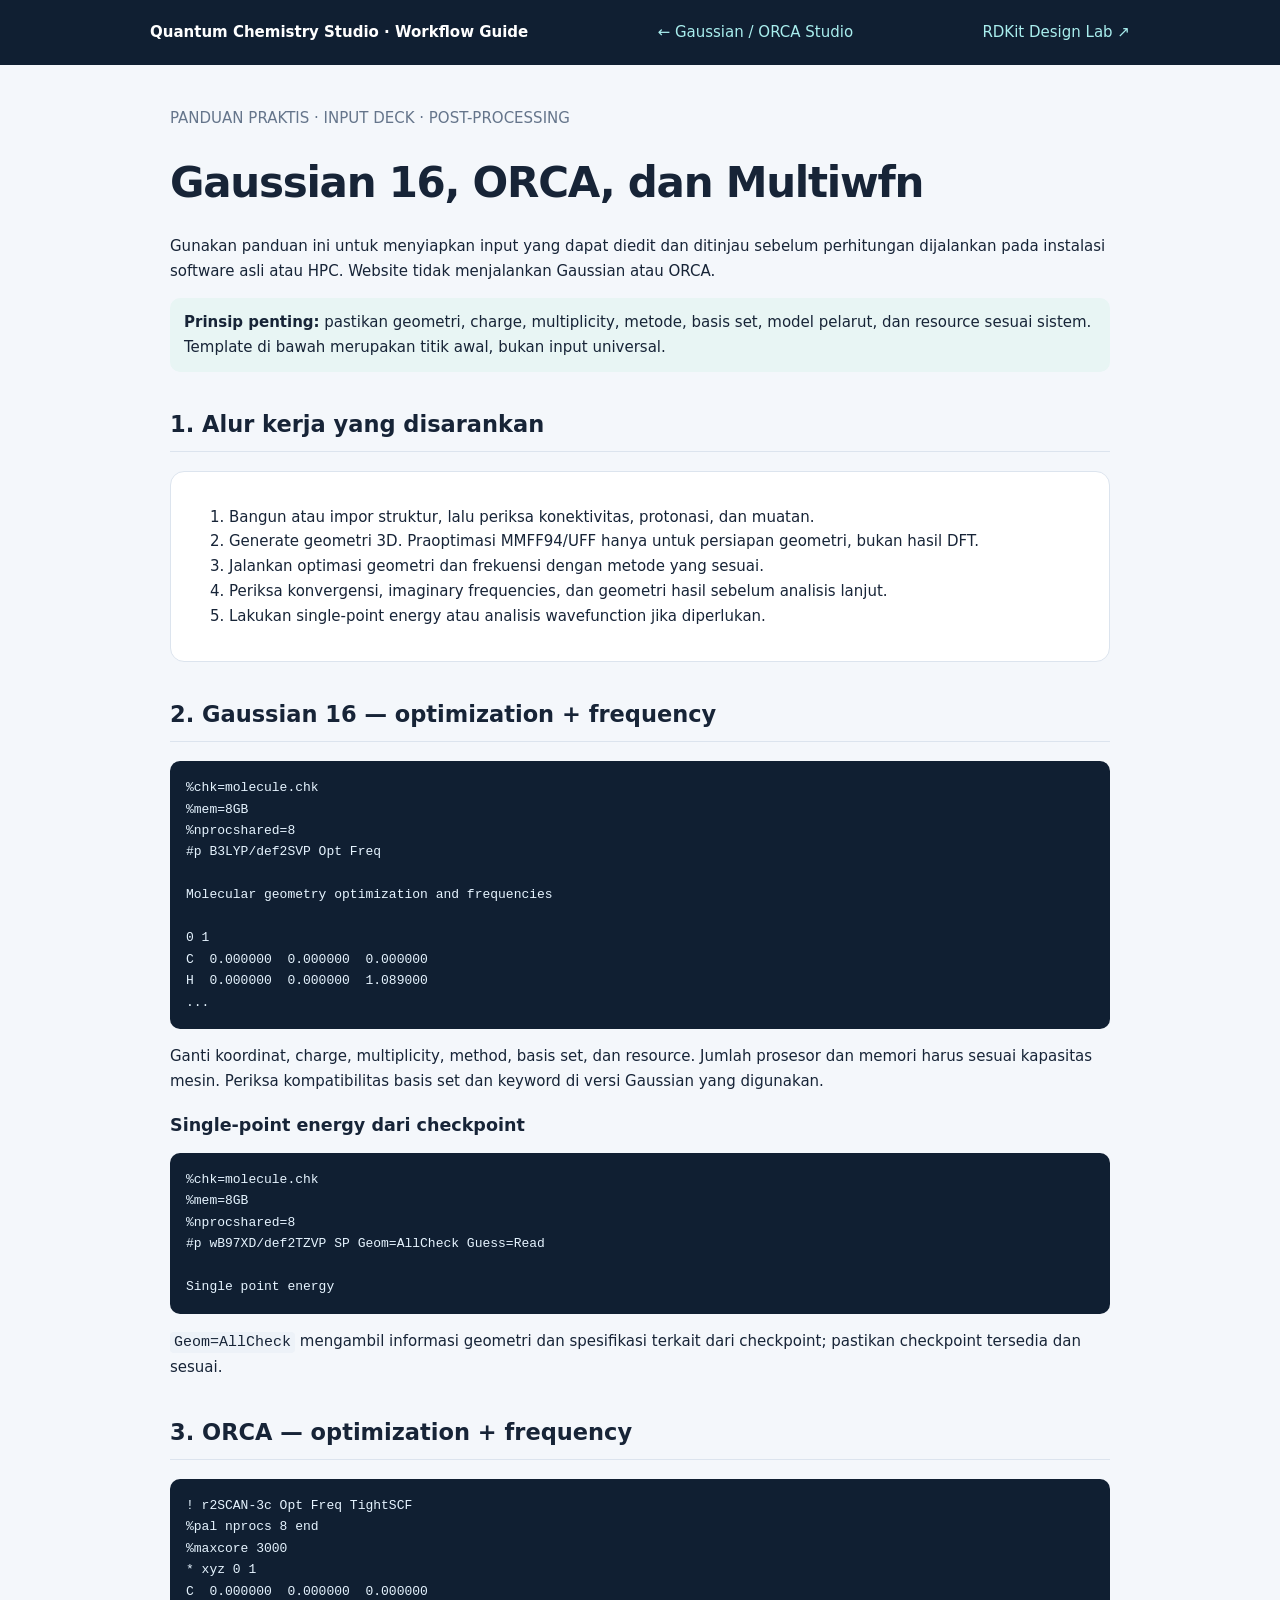
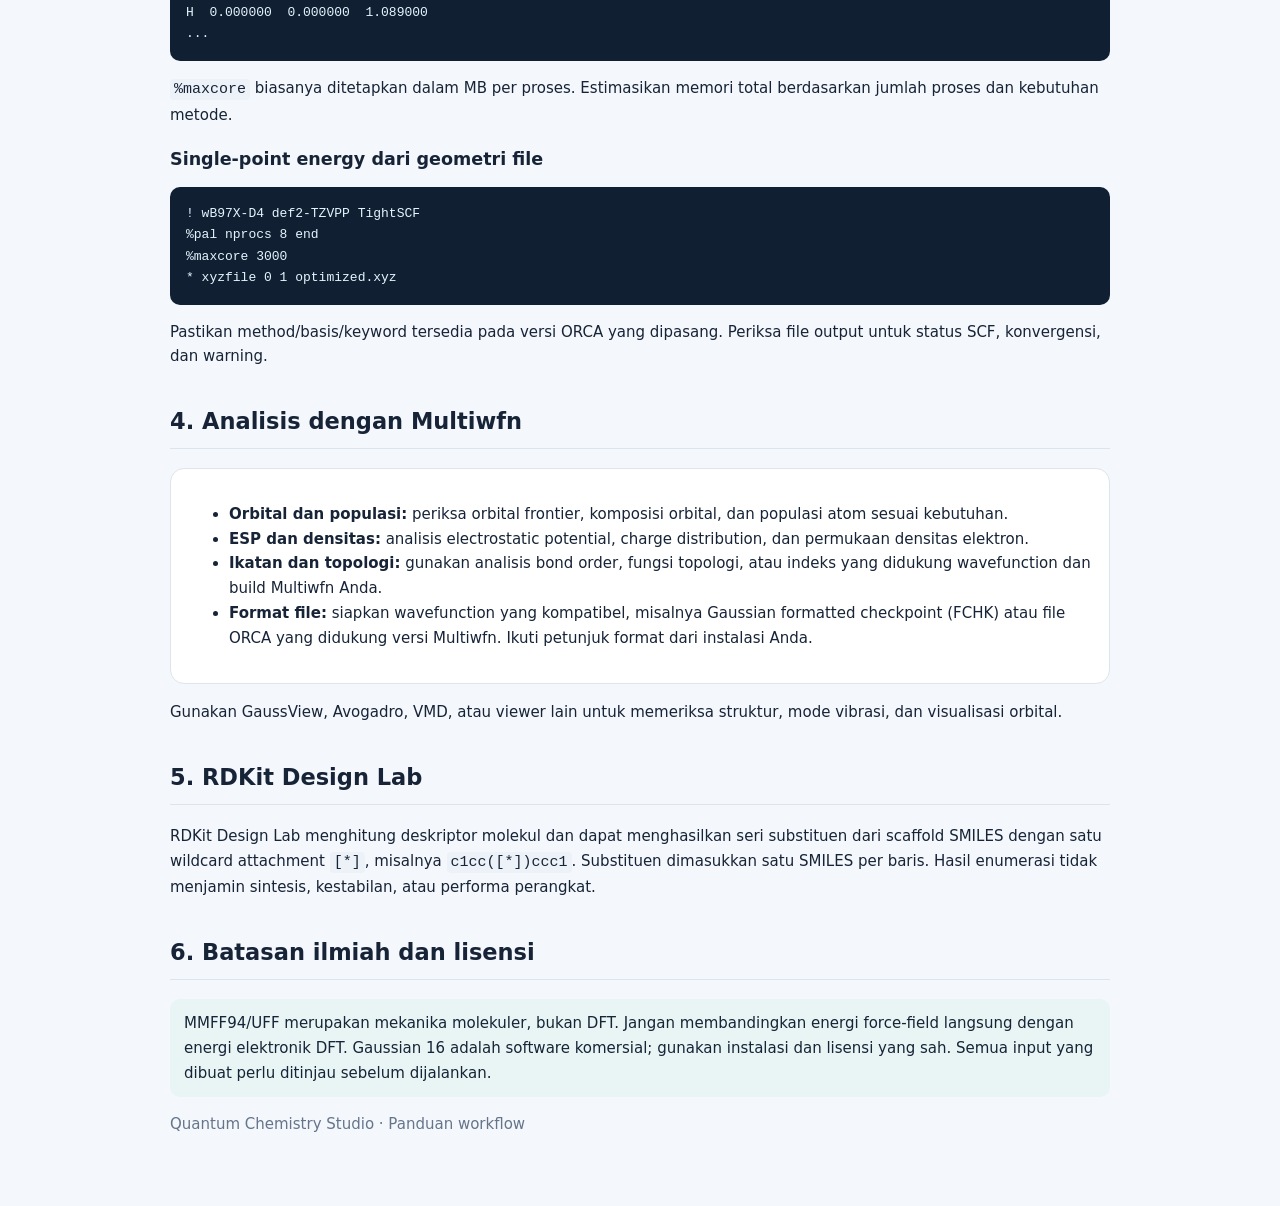
<file: public/workbench-guide.html>
<!doctype html>
<html lang="id"><head><meta charset="utf-8"><meta name="viewport" content="width=device-width,initial-scale=1"><title>Gaussian 16, ORCA & Multiwfn | Quantum Chemistry Studio</title>
<style>
:root{--ink:#172437;--muted:#65758b;--line:#dce4ee;--paper:#f4f7fb;--card:#fff;--teal:#087f80}*{box-sizing:border-box}body{margin:0;background:var(--paper);color:var(--ink);font:15px/1.65 system-ui,-apple-system,Segoe UI,sans-serif}header{background:#101f32;color:white;padding:20px max(20px,calc((100% - 980px)/2));display:flex;justify-content:space-between;gap:12px;flex-wrap:wrap}header a{color:#a9eeee;text-decoration:none}.wrap{max-width:980px;margin:auto;padding:26px 20px 60px}h1{font-size:clamp(28px,4vw,42px);line-height:1.12;letter-spacing:-.03em}h2{margin-top:34px;border-bottom:1px solid var(--line);padding-bottom:8px}h3{margin-bottom:6px}.card{background:var(--card);border:1px solid var(--line);border-radius:14px;padding:18px;margin:16px 0}pre{overflow:auto;background:#101f32;color:#e6f4ff;border-radius:10px;padding:16px;font-size:13px}code{background:#edf2f8;padding:2px 4px;border-radius:4px}.note{background:#e8f5f4;border-radius:10px;padding:12px 14px}.muted{color:var(--muted)}a{color:var(--teal)}
</style></head><body>
<header><strong>Quantum Chemistry Studio · Workflow Guide</strong><a href="index.html">← Gaussian / ORCA Studio</a><a href="rdkit-workbench.html">RDKit Design Lab ↗</a></header>
<main class="wrap"><p class="muted">PANDUAN PRAKTIS · INPUT DECK · POST-PROCESSING</p><h1>Gaussian 16, ORCA, dan Multiwfn</h1><p>Gunakan panduan ini untuk menyiapkan input yang dapat diedit dan ditinjau sebelum perhitungan dijalankan pada instalasi software asli atau HPC. Website tidak menjalankan Gaussian atau ORCA.</p>
<div class="note"><strong>Prinsip penting:</strong> pastikan geometri, charge, multiplicity, metode, basis set, model pelarut, dan resource sesuai sistem. Template di bawah merupakan titik awal, bukan input universal.</div>
<h2>1. Alur kerja yang disarankan</h2><div class="card"><ol><li>Bangun atau impor struktur, lalu periksa konektivitas, protonasi, dan muatan.</li><li>Generate geometri 3D. Praoptimasi MMFF94/UFF hanya untuk persiapan geometri, bukan hasil DFT.</li><li>Jalankan optimasi geometri dan frekuensi dengan metode yang sesuai.</li><li>Periksa konvergensi, imaginary frequencies, dan geometri hasil sebelum analisis lanjut.</li><li>Lakukan single-point energy atau analisis wavefunction jika diperlukan.</li></ol></div>
<h2>2. Gaussian 16 — optimization + frequency</h2><pre>%chk=molecule.chk
%mem=8GB
%nprocshared=8
#p B3LYP/def2SVP Opt Freq

Molecular geometry optimization and frequencies

0 1
C  0.000000  0.000000  0.000000
H  0.000000  0.000000  1.089000
...</pre><p>Ganti koordinat, charge, multiplicity, method, basis set, dan resource. Jumlah prosesor dan memori harus sesuai kapasitas mesin. Periksa kompatibilitas basis set dan keyword di versi Gaussian yang digunakan.</p>
<h3>Single-point energy dari checkpoint</h3><pre>%chk=molecule.chk
%mem=8GB
%nprocshared=8
#p wB97XD/def2TZVP SP Geom=AllCheck Guess=Read

Single point energy</pre><p><code>Geom=AllCheck</code> mengambil informasi geometri dan spesifikasi terkait dari checkpoint; pastikan checkpoint tersedia dan sesuai.</p>
<h2>3. ORCA — optimization + frequency</h2><pre>! r2SCAN-3c Opt Freq TightSCF
%pal nprocs 8 end
%maxcore 3000
* xyz 0 1
C  0.000000  0.000000  0.000000
H  0.000000  0.000000  1.089000
...</pre><p><code>%maxcore</code> biasanya ditetapkan dalam MB per proses. Estimasikan memori total berdasarkan jumlah proses dan kebutuhan metode.</p>
<h3>Single-point energy dari geometri file</h3><pre>! wB97X-D4 def2-TZVPP TightSCF
%pal nprocs 8 end
%maxcore 3000
* xyzfile 0 1 optimized.xyz</pre><p>Pastikan method/basis/keyword tersedia pada versi ORCA yang dipasang. Periksa file output untuk status SCF, konvergensi, dan warning.</p>
<h2>4. Analisis dengan Multiwfn</h2><div class="card"><ul><li><strong>Orbital dan populasi:</strong> periksa orbital frontier, komposisi orbital, dan populasi atom sesuai kebutuhan.</li><li><strong>ESP dan densitas:</strong> analisis electrostatic potential, charge distribution, dan permukaan densitas elektron.</li><li><strong>Ikatan dan topologi:</strong> gunakan analisis bond order, fungsi topologi, atau indeks yang didukung wavefunction dan build Multiwfn Anda.</li><li><strong>Format file:</strong> siapkan wavefunction yang kompatibel, misalnya Gaussian formatted checkpoint (FCHK) atau file ORCA yang didukung versi Multiwfn. Ikuti petunjuk format dari instalasi Anda.</li></ul></div><p>Gunakan GaussView, Avogadro, VMD, atau viewer lain untuk memeriksa struktur, mode vibrasi, dan visualisasi orbital.</p>
<h2>5. RDKit Design Lab</h2><p>RDKit Design Lab menghitung deskriptor molekul dan dapat menghasilkan seri substituen dari scaffold SMILES dengan satu wildcard attachment <code>[*]</code>, misalnya <code>c1cc([*])ccc1</code>. Substituen dimasukkan satu SMILES per baris. Hasil enumerasi tidak menjamin sintesis, kestabilan, atau performa perangkat.</p>
<h2>6. Batasan ilmiah dan lisensi</h2><div class="note">MMFF94/UFF merupakan mekanika molekuler, bukan DFT. Jangan membandingkan energi force-field langsung dengan energi elektronik DFT. Gaussian 16 adalah software komersial; gunakan instalasi dan lisensi yang sah. Semua input yang dibuat perlu ditinjau sebelum dijalankan.</div>
<p class="muted">Quantum Chemistry Studio · Panduan workflow</p></main></body></html>
</file>
